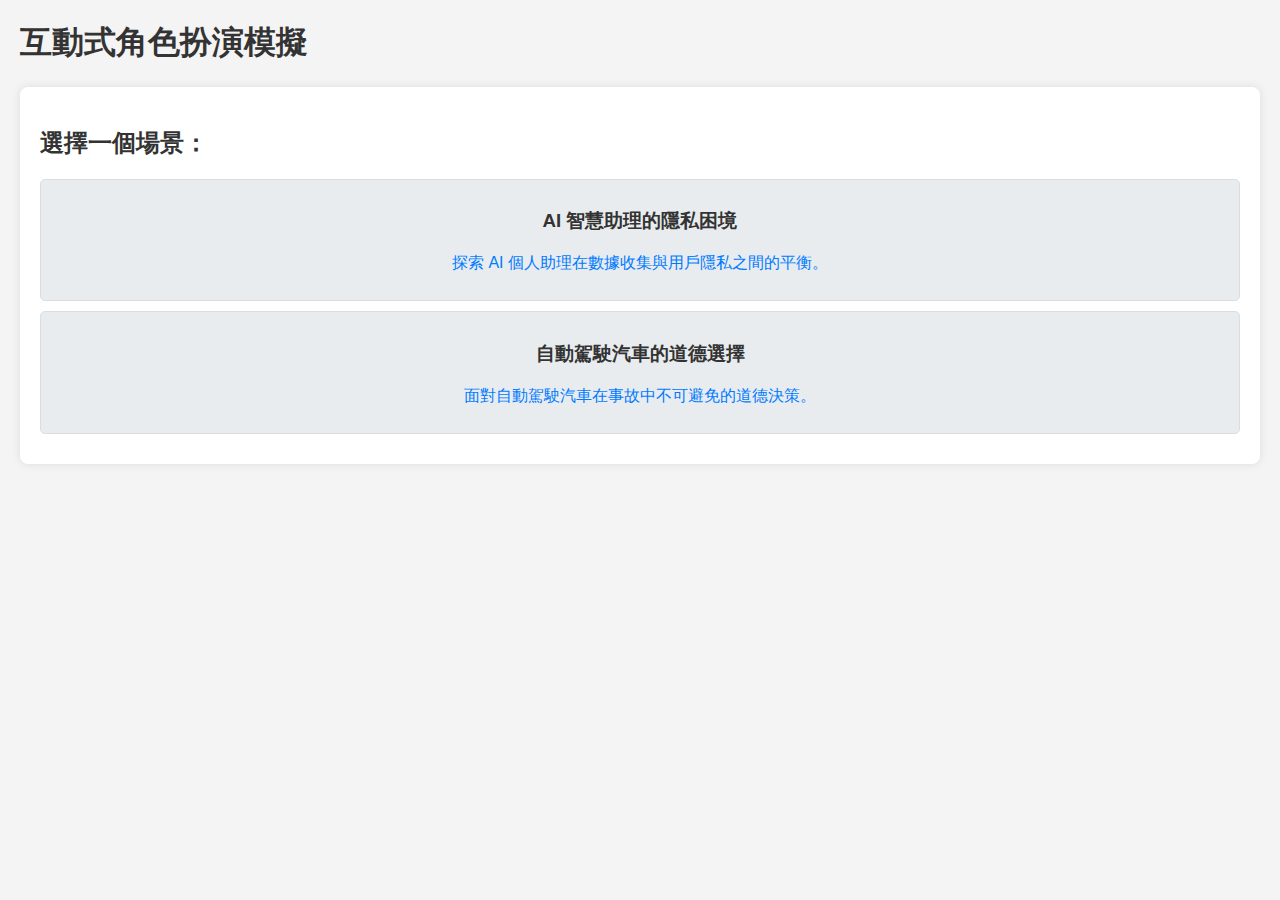
<file: role_play_interactive.html>
<!DOCTYPE html>
<html lang="zh-Hant">
<head>
    <meta charset="UTF-8">
    <meta name="viewport" content="width=device-width, initial-scale=1.0">
    <title>互動式角色扮演</title>
    <style>
        body { font-family: sans-serif; margin: 20px; background-color: #f4f4f4; color: #333; }
        .container { background-color: #fff; padding: 20px; border-radius: 8px; box-shadow: 0 0 10px rgba(0,0,0,0.1); }
        h1, h2, h3, h4 { color: #333; }
        .scenario-card, .role-selection-button, .interaction-option-button, #back-to-scenario-selection {
            display: block;
            width: calc(100% - 22px); /* Adjust for padding/border */
            padding: 10px;
            margin: 10px 0;
            border: 1px solid #ddd;
            background-color: #e9ecef;
            color: #007bff;
            text-align: center;
            cursor: pointer;
            border-radius: 5px;
            text-decoration: none;
        }
        .scenario-card:hover, .role-selection-button:hover, .interaction-option-button:hover, #back-to-scenario-selection:hover {
            background-color: #007bff;
            color: white;
        }
        #role-selection-area button, #interaction-options-list button {
            width: auto; /* Override block for inline-block like behavior */
            min-width: 150px;
            margin-right: 10px;
        }
        #interaction-options-list { list-style: none; padding: 0; }
        #interaction-options-list li { margin-bottom: 5px; }
        .section { margin-top: 20px; padding: 15px; border: 1px dashed #ccc; border-radius: 4px; background-color: #f9f9f9;}
        .hidden { display: none; }
    </style>
</head>
<body>

    <h1>互動式角色扮演模擬</h1>

    <div id="scenario-selection-view" class="container">
        <h2>選擇一個場景：</h2>
        <div class="scenario-card" data-scenario-id="scenario1">
            <h3>AI 智慧助理的隱私困境</h3>
            <p>探索 AI 個人助理在數據收集與用戶隱私之間的平衡。</p>
        </div>
        <div class="scenario-card" data-scenario-id="scenario2">
            <h3>自動駕駛汽車的道德選擇</h3>
            <p>面對自動駕駛汽車在事故中不可避免的道德決策。</p>
        </div>
    </div>

    <div id="scenario-details-view" class="container hidden">
        <button id="back-to-scenario-selection">&laquo; 返回場景選擇</button>
        <h2 id="scenario-title"></h2>
        <p id="scenario-description"></p>
        
        <div class="section">
            <h3>選擇你的角色：</h3>
            <div id="role-selection-area">
                <!-- 角色選擇按鈕將由 JavaScript 動態生成於此 -->
            </div>
        </div>

        <div id="role-details-view" class="section hidden">
            <h4 id="role-name-display"></h4>
            <p><strong>觀點：</strong><span id="role-perspective"></span></p>
            <p><strong>初始情境：</strong><span id="initial-situation"></span></p>
            
            <div class="section">
                <h4>你的選項：</h4>
                <ul id="interaction-options-list">
                    <!-- 互動選項將由 JavaScript 動態生成於此 -->
                </ul>
            </div>
        </div>

        <div id="interaction-outcome-view" class="section hidden">
            <h3>互動結果：</h3>
            <p id="interaction-outcome-text"></p>
        </div>
    </div>

    <script src="js/role_play.js"></script>
</body>
</html>
</file>
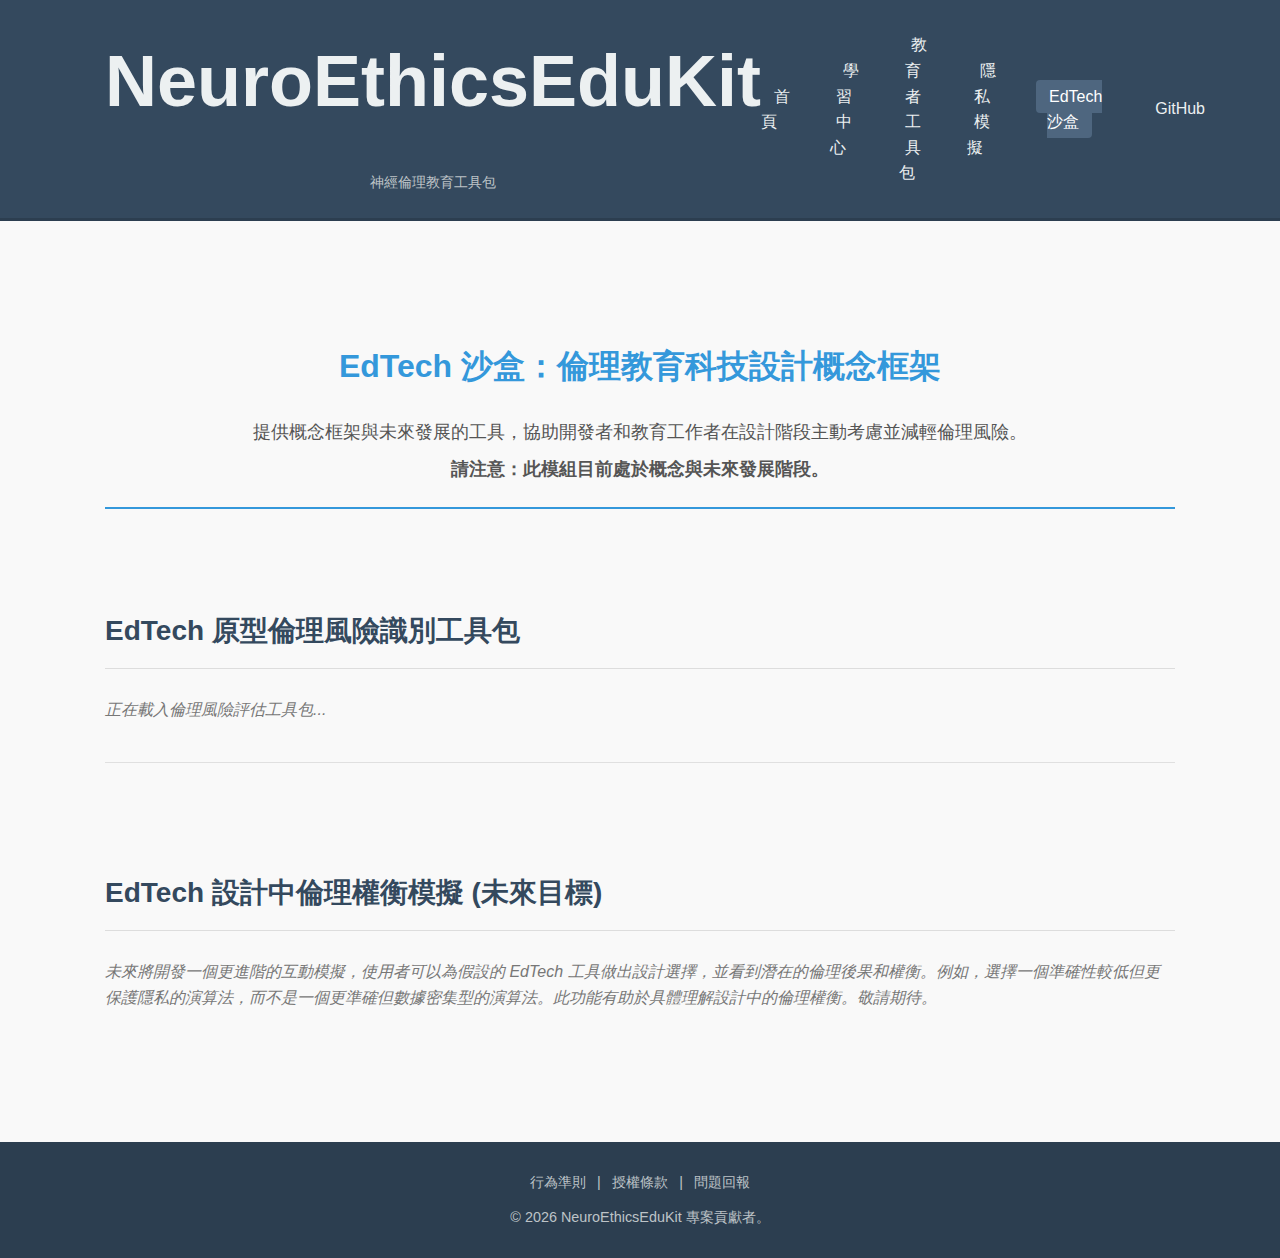
<file: pages/edtech_sandbox.html>
<!DOCTYPE html>
<html lang="zh-Hant">
<head>
    <meta charset="UTF-8">
    <meta name="viewport" content="width=device-width, initial-scale=1.0">
    <meta name="description" content="NeuroEthicsEduKit EdTech 沙盒 - 倫理教育科技設計概念框架">
    <title>EdTech 沙盒 - NeuroEthicsEduKit</title>
    <link rel="stylesheet" href="../css/style.css">
    <link rel="stylesheet" href="../css/navigation.css">
    <link rel="stylesheet" href="../css/cards.css">
</head>
<body>
    <header class="site-header">
        <div class="container">
            <div class="logo-container">
                <h1><a href="../index.html">NeuroEthicsEduKit</a></h1>
                <p class="tagline">神經倫理教育工具包</p>
            </div>
            <nav class="main-navigation" id="mainNav">
                <button class="nav-toggle" id="navToggle" aria-label="Toggle navigation" aria-expanded="false">
                    <span class="sr-only">開啟/關閉導航</span>
                    <span class="icon-bar"></span>
                    <span class="icon-bar"></span>
                    <span class="icon-bar"></span>
                </button>
                <ul class="nav-menu" id="navMenu">
                    <li><a href="../index.html">首頁</a></li>
                    <li><a href="learning_hub.html">學習中心</a></li>
                    <li><a href="educator_toolkit.html">教育者工具包</a></li>
                    <li><a href="privacy_simulation.html">隱私模擬</a></li>
                    <li><a href="edtech_sandbox.html" class="active">EdTech 沙盒</a></li>
                    <li><a href="https://github.com/YOUR_USERNAME/NeuroEthicsEduKit" target="_blank" rel="noopener noreferrer">GitHub</a></li>
                </ul>
            </nav>
        </div>
    </header>

    <main id="main-content" class="main-content">
        <div class="container">
            <section class="page-title-section">
                <h2>EdTech 沙盒：倫理教育科技設計概念框架</h2>
                <p>提供概念框架與未來發展的工具，協助開發者和教育工作者在設計階段主動考慮並減輕倫理風險。</p>
                <p><strong>請注意：此模組目前處於概念與未來發展階段。</strong></p>
            </section>

            <section id="risk-identification-toolkit-section" class="content-section">
                <h3>EdTech 原型倫理風險識別工具包</h3>
                <div id="ethical-risk-assessment-toolkit-container" class="dynamic-content-container">
                    <p>正在載入倫理風險評估工具包...</p>
                </div>
            </section>

            <section id="ethical-tradeoffs-simulation-section" class="content-section">
                <h3>EdTech 設計中倫理權衡模擬 (未來目標)</h3>
                <div id="ethical-tradeoffs-simulation-container" class="dynamic-content-container">
                    <!-- 內容將由 JavaScript 載入或在此處靜態提供 -->
                    <p>未來將開發一個更進階的互動模擬，使用者可以為假設的 EdTech 工具做出設計選擇，並看到潛在的倫理後果和權衡。例如，選擇一個準確性較低但更保護隱私的演算法，而不是一個更準確但數據密集型的演算法。此功能有助於具體理解設計中的倫理權衡。敬請期待。</p>
                </div>
            </section>
        </div>
    </main>

    <footer class="site-footer">
        <div class="container">
            <div class="footer-content">
                <div class="footer-links">
                    <a href="../CODE_OF_CONDUCT.md">行為準則</a> |
                    <a href="../LICENSE">授權條款</a> |
                    <a href="https://github.com/YOUR_USERNAME/NeuroEthicsEduKit/issues" target="_blank" rel="noopener noreferrer">問題回報</a>
                </div>
                <p>© <span id="currentYear"></span> NeuroEthicsEduKit 專案貢獻者。</p>
            </div>
        </div>
    </footer>

    <script src="../js/main.js"></script>
    <script src="../js/data_loader.js"></script>
    <script src="../js/edtech_sandbox_page.js"></script>
</body>
</html>
</file>
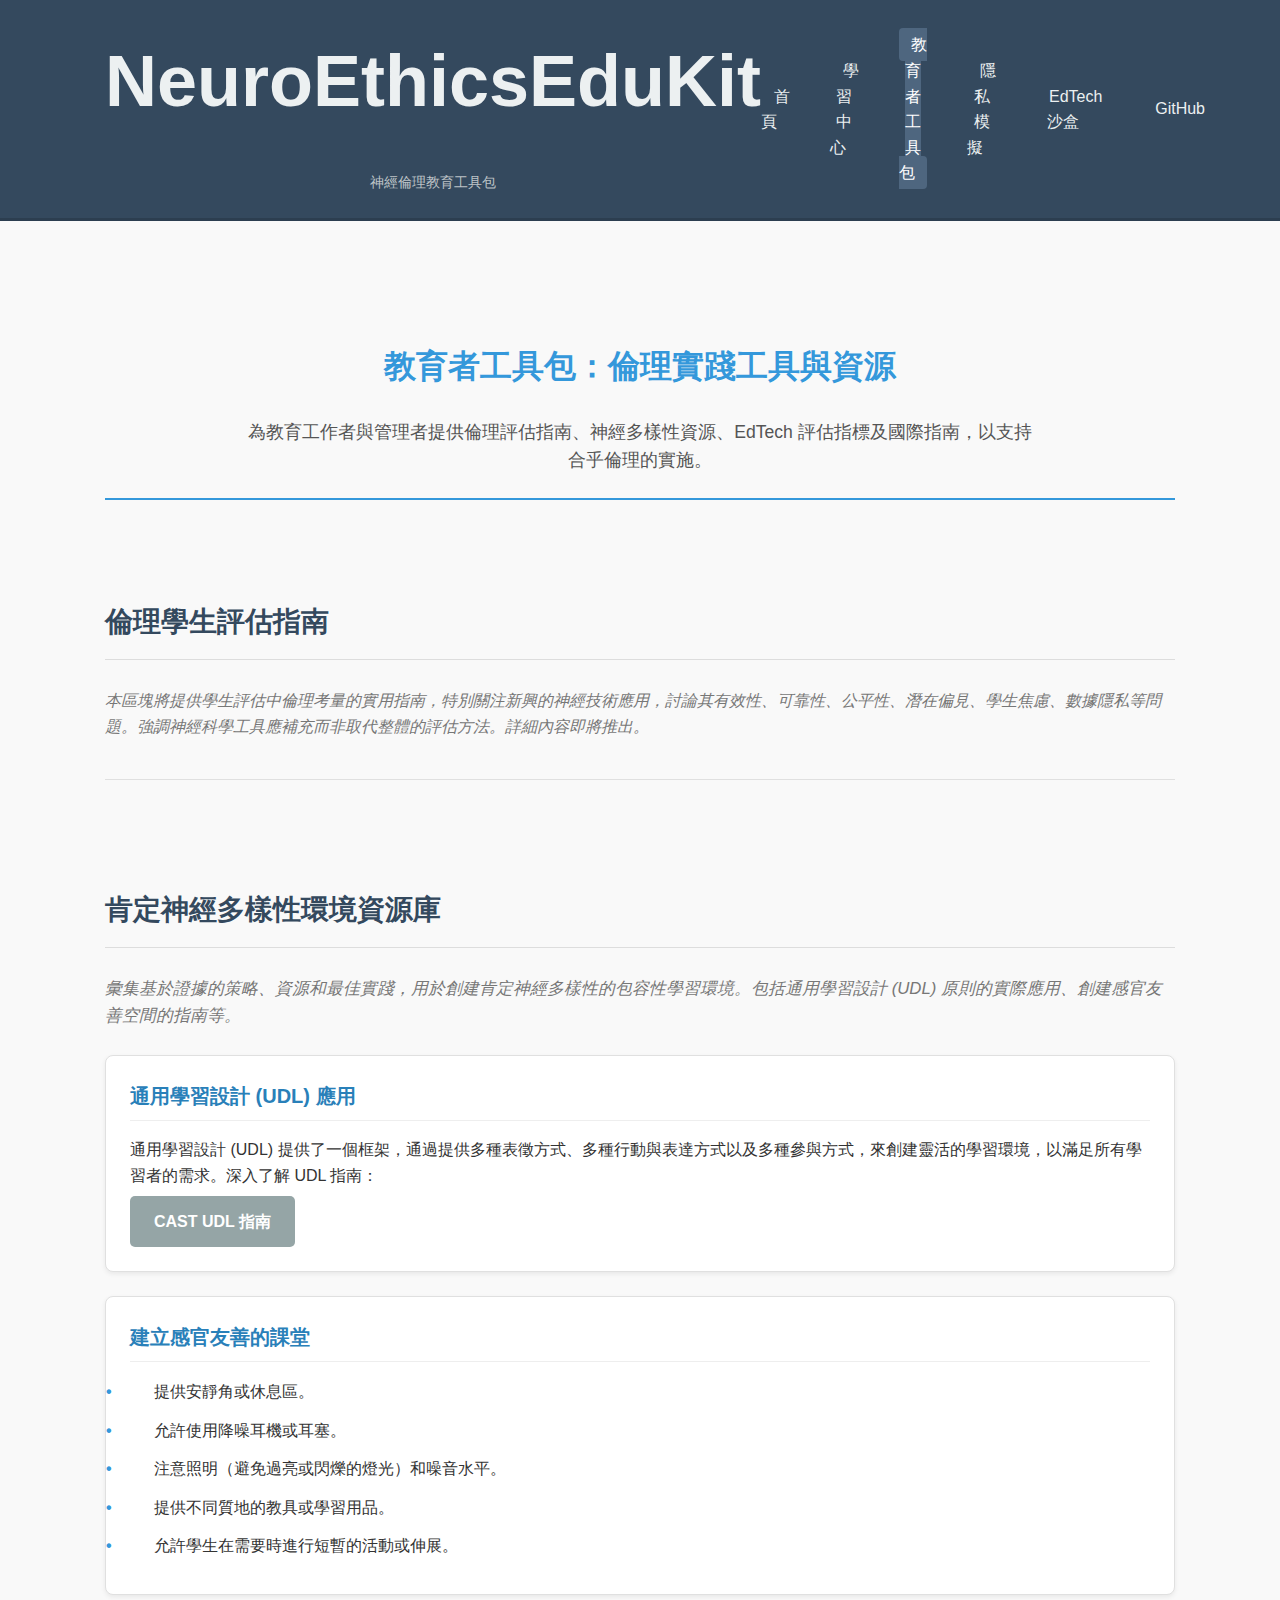
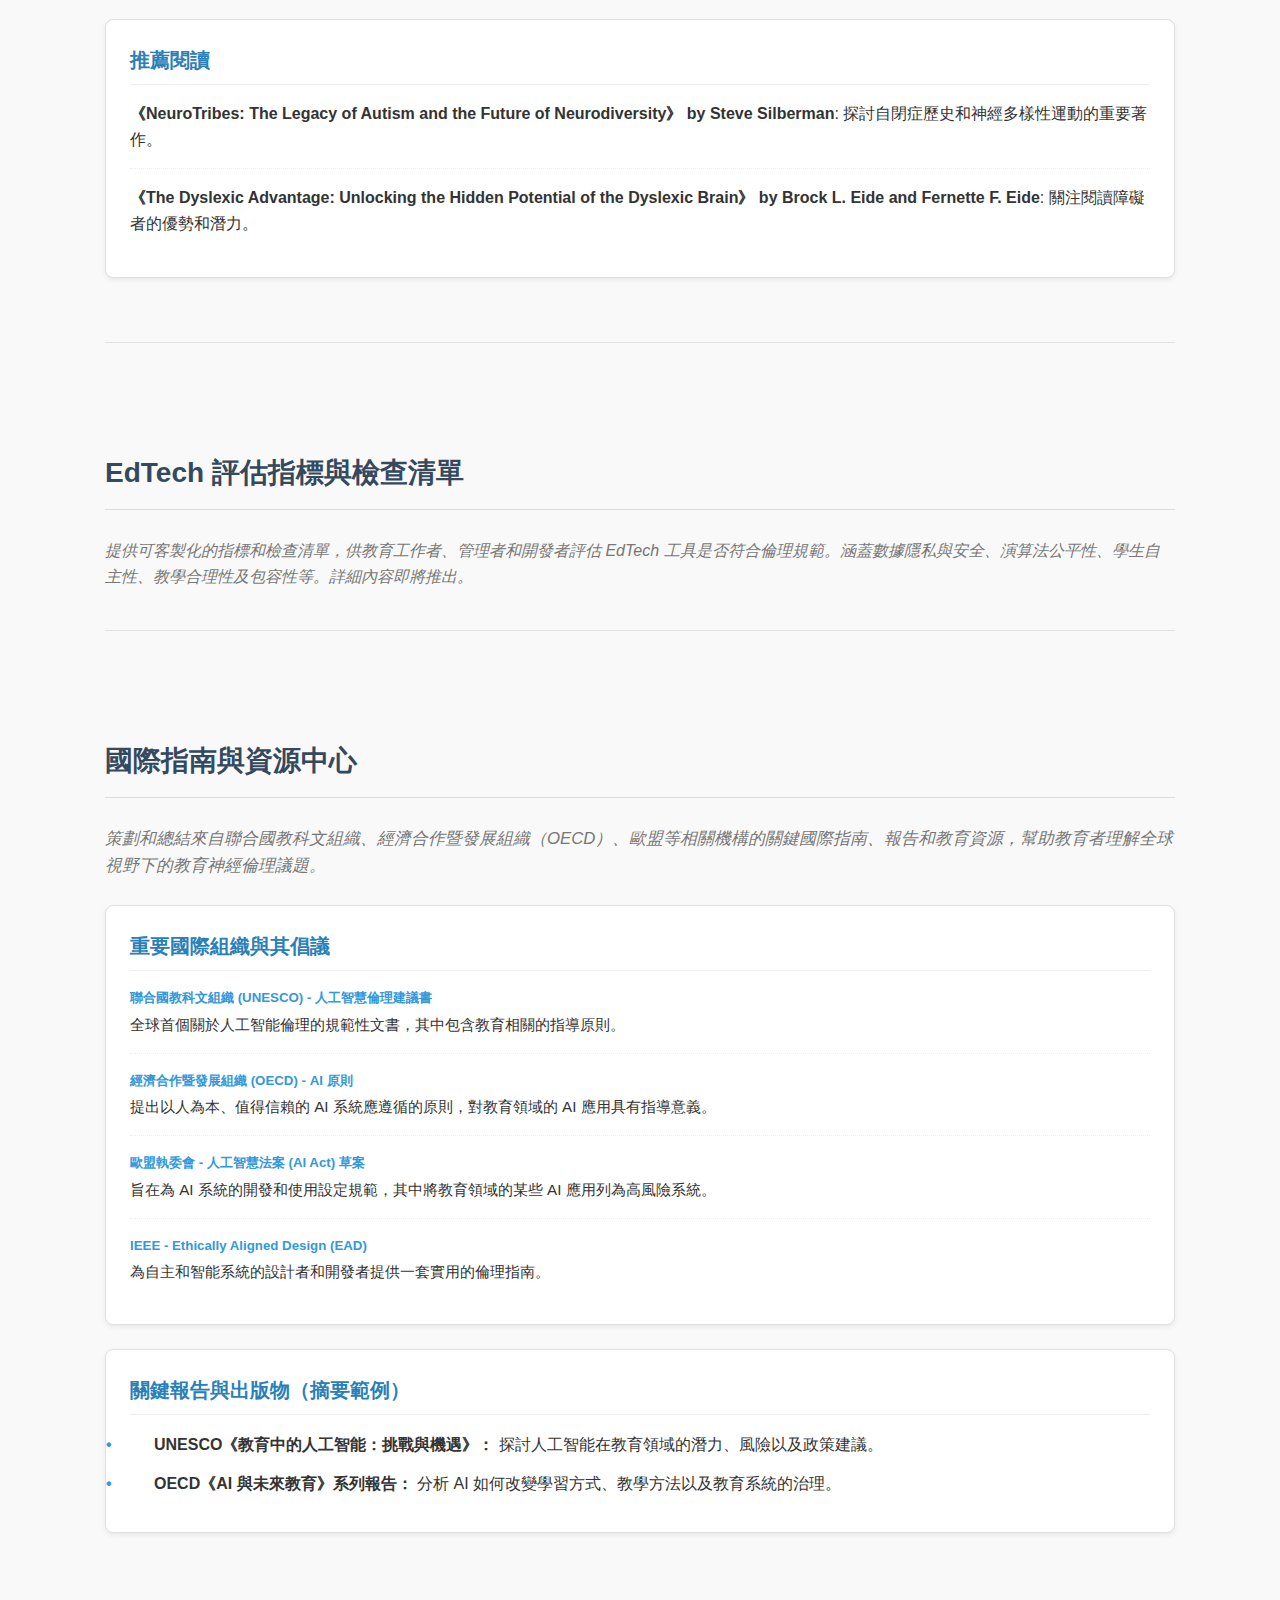
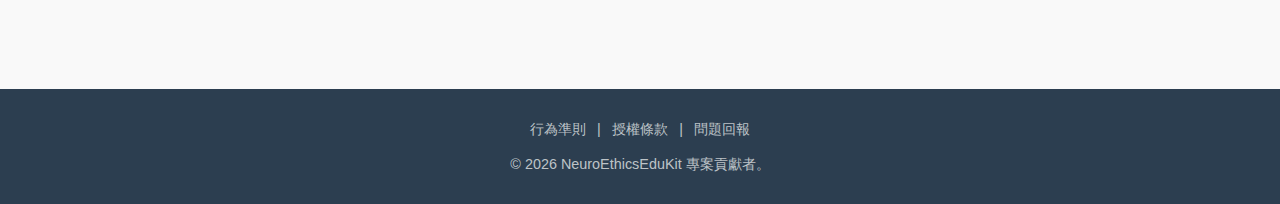
<file: pages/educator_toolkit.html>
<!DOCTYPE html>
<html lang="zh-Hant">
<head>
    <meta charset="UTF-8">
    <meta name="viewport" content="width=device-width, initial-scale=1.0">
    <meta name="description" content="NeuroEthicsEduKit 教育者工具包 - 倫理實踐工具與資源">
    <title>教育者工具包 - NeuroEthicsEduKit</title>
    <link rel="stylesheet" href="../css/style.css">
    <link rel="stylesheet" href="../css/navigation.css">
    <link rel="stylesheet" href="../css/cards.css">
</head>
<body>
    <header class="site-header">
        <div class="container">
            <div class="logo-container">
                <h1><a href="../index.html">NeuroEthicsEduKit</a></h1>
                <p class="tagline">神經倫理教育工具包</p>
            </div>
            <nav class="main-navigation" id="mainNav">
                <button class="nav-toggle" id="navToggle" aria-label="Toggle navigation" aria-expanded="false">
                    <span class="sr-only">開啟/關閉導航</span>
                    <span class="icon-bar"></span>
                    <span class="icon-bar"></span>
                    <span class="icon-bar"></span>
                </button>
                <ul class="nav-menu" id="navMenu">
                    <li><a href="../index.html">首頁</a></li>
                    <li><a href="learning_hub.html">學習中心</a></li>
                    <li><a href="educator_toolkit.html" class="active">教育者工具包</a></li>
                    <li><a href="privacy_simulation.html">隱私模擬</a></li>
                    <li><a href="edtech_sandbox.html">EdTech 沙盒</a></li>
                    <li><a href="https://github.com/YOUR_USERNAME/NeuroEthicsEduKit" target="_blank" rel="noopener noreferrer">GitHub</a></li>
                </ul>
            </nav>
        </div>
    </header>

    <main id="main-content" class="main-content">
        <div class="container">
            <section class="page-title-section">
                <h2>教育者工具包：倫理實踐工具與資源</h2>
                <p>為教育工作者與管理者提供倫理評估指南、神經多樣性資源、EdTech 評估指標及國際指南，以支持合乎倫理的實施。</p>
            </section>

            <section id="assessment-guides-section" class="content-section">
                <h3>倫理學生評估指南</h3>
                <div id="ethical-assessment-guides-container" class="dynamic-content-container">
                    <!-- 內容將由 JavaScript 載入或在此處靜態提供 -->
                    <p>本區塊將提供學生評估中倫理考量的實用指南，特別關注新興的神經技術應用，討論其有效性、可靠性、公平性、潛在偏見、學生焦慮、數據隱私等問題。強調神經科學工具應補充而非取代整體的評估方法。詳細內容即將推出。</p>
                </div>
            </section>

            <section id="neurodiversity-resources-section" class="content-section">
                <h3>肯定神經多樣性環境資源庫</h3>
                <div id="neurodiversity-resources-container" class="dynamic-content-container">
                    <!-- 內容將由 JavaScript 載入或在此處靜態提供 -->
                    <p>彙集基於證據的策略、資源和最佳實踐，用於創建肯定神經多樣性的包容性學習環境。包括通用學習設計 (UDL) 原則的實際應用、創建感官友善空間的指南等。詳細內容即將推出。</p>
                </div>
            </section>

            <section id="edtech-checklists-section" class="content-section">
                <h3>EdTech 評估指標與檢查清單</h3>
                <div id="edtech-evaluation-rubrics-container" class="dynamic-content-container">
                    <!-- 內容將由 JavaScript 載入或在此處靜態提供 -->
                    <p>提供可客製化的指標和檢查清單，供教育工作者、管理者和開發者評估 EdTech 工具是否符合倫理規範。涵蓋數據隱私與安全、演算法公平性、學生自主性、教學合理性及包容性等。詳細內容即將推出。</p>
                </div>
            </section>

            <section id="international-guidelines-section" class="content-section">
                <h3>國際指南與資源中心</h3>
                <div id="international-guidelines-container" class="dynamic-content-container">
                    <!-- 內容將由 JavaScript 載入或在此處靜態提供 -->
                    <p>策劃和總結來自聯合國教科文組織、經濟合作暨發展組織（OECD）等相關機構的關鍵國際指南、報告和教育資源。詳細內容即將推出。</p>
                </div>
            </section>
        </div>
    </main>

    <footer class="site-footer">
        <div class="container">
            <div class="footer-content">
                <div class="footer-links">
                    <a href="../CODE_OF_CONDUCT.md">行為準則</a> |
                    <a href="../LICENSE">授權條款</a> |
                    <a href="https://github.com/YOUR_USERNAME/NeuroEthicsEduKit/issues" target="_blank" rel="noopener noreferrer">問題回報</a>
                </div>
                <p>© <span id="currentYear"></span> NeuroEthicsEduKit 專案貢獻者。</p>
            </div>
        </div>
    </footer>

    <script src="../js/main.js"></script>
    <script src="../js/data_loader.js"></script>
    <script src="../js/educator_toolkit_page.js"></script>
</body>
</html>
</file>
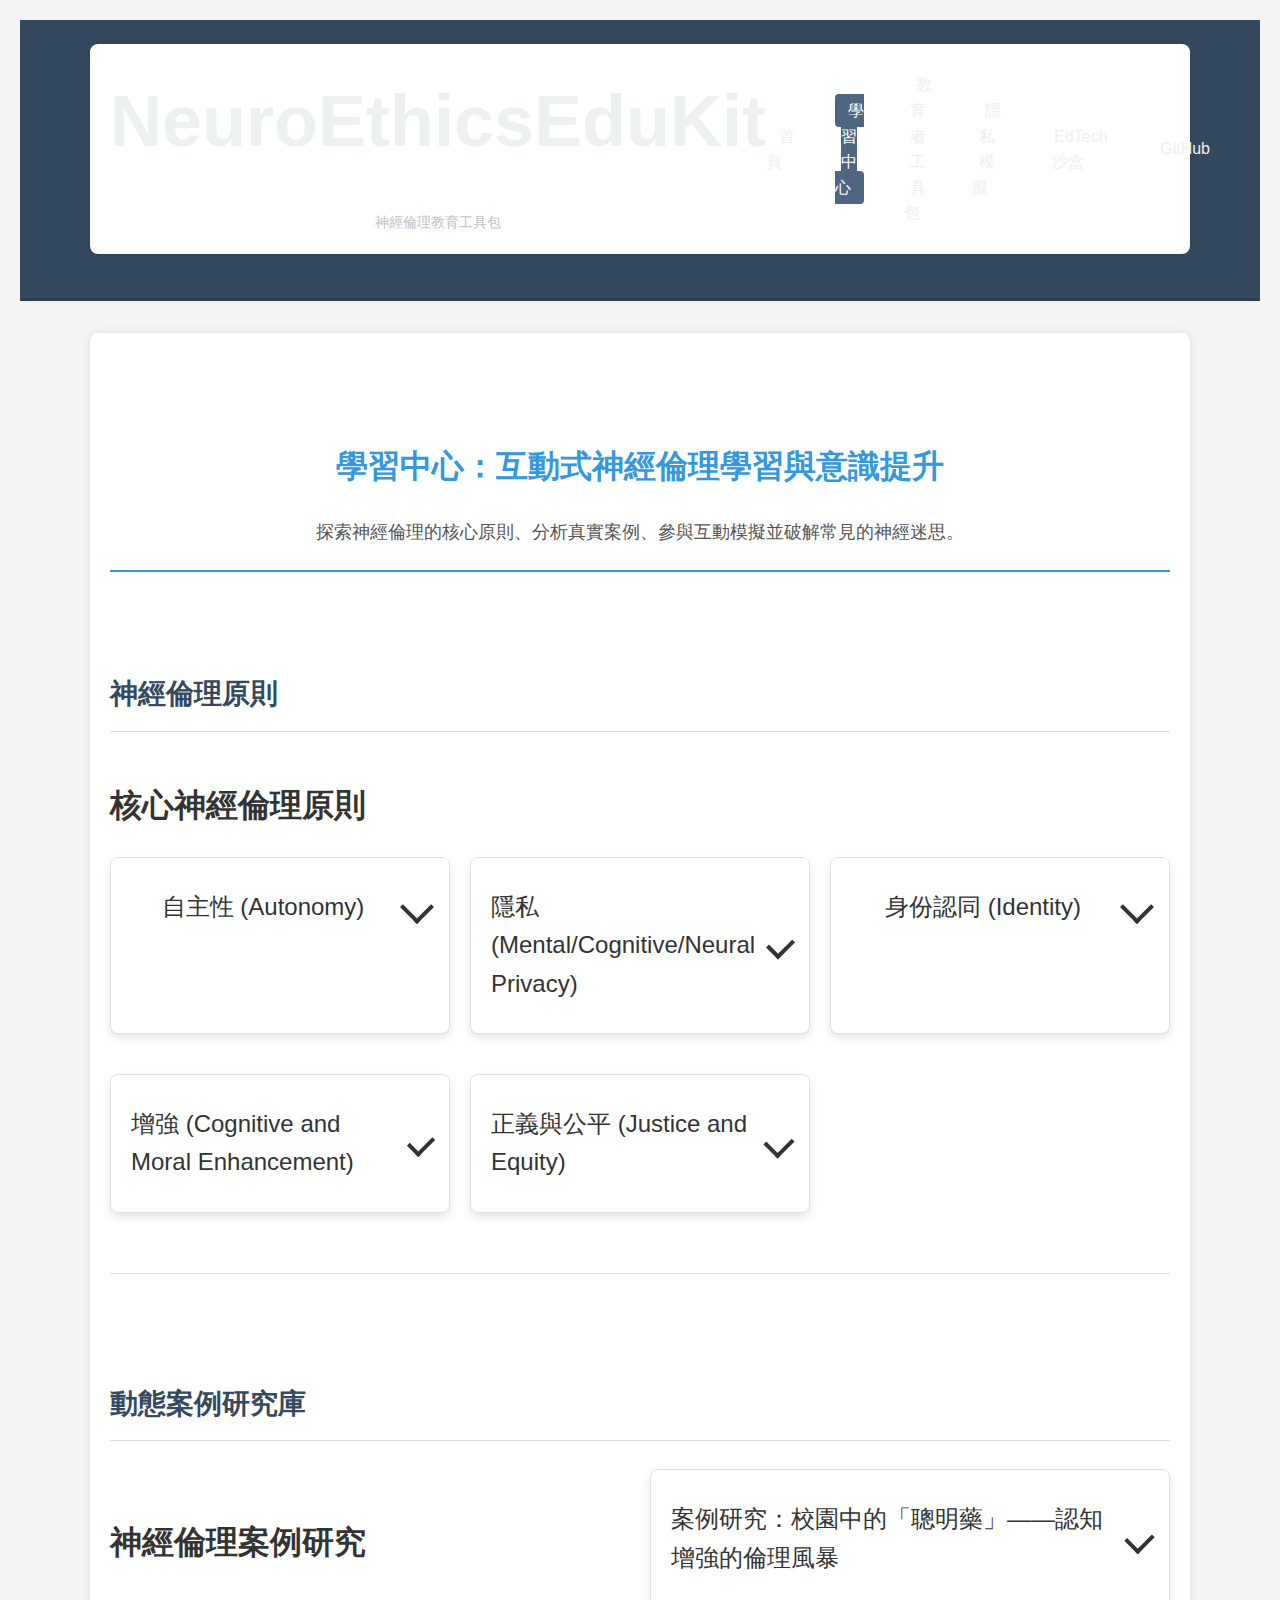
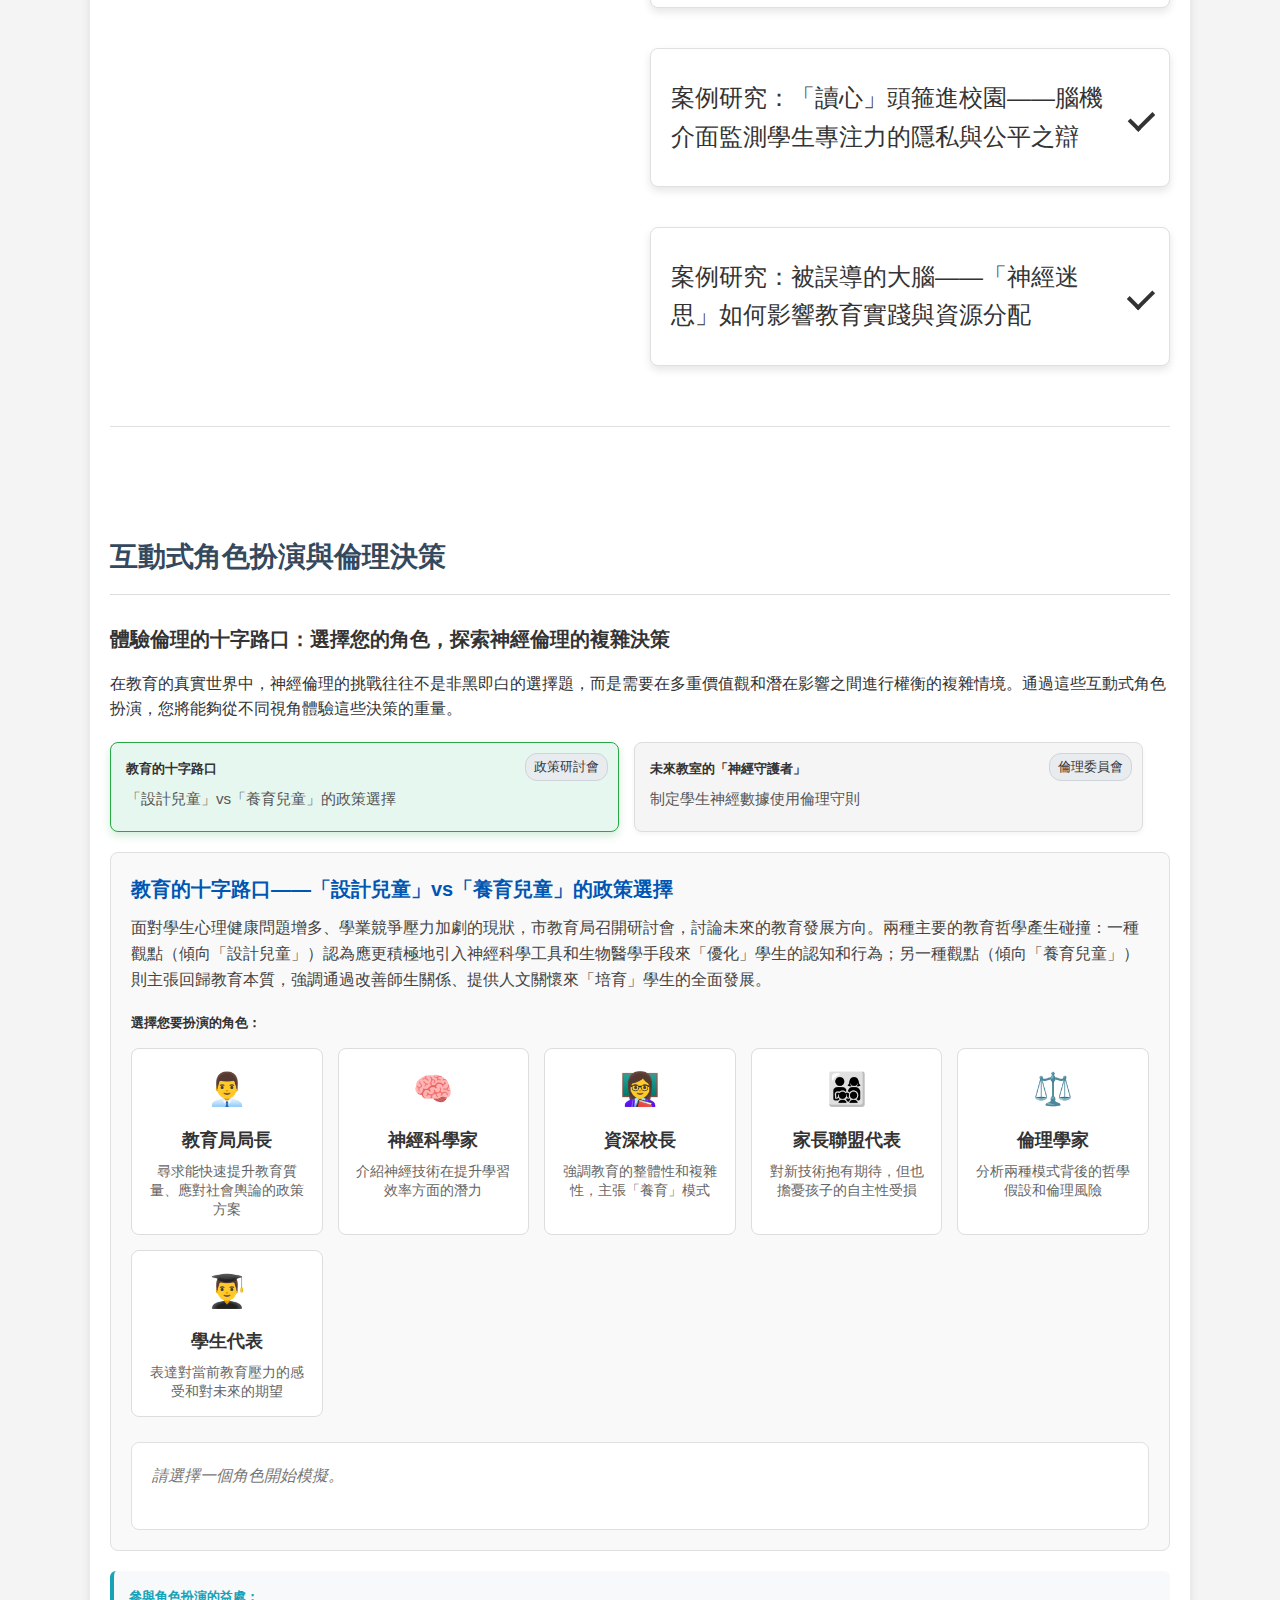
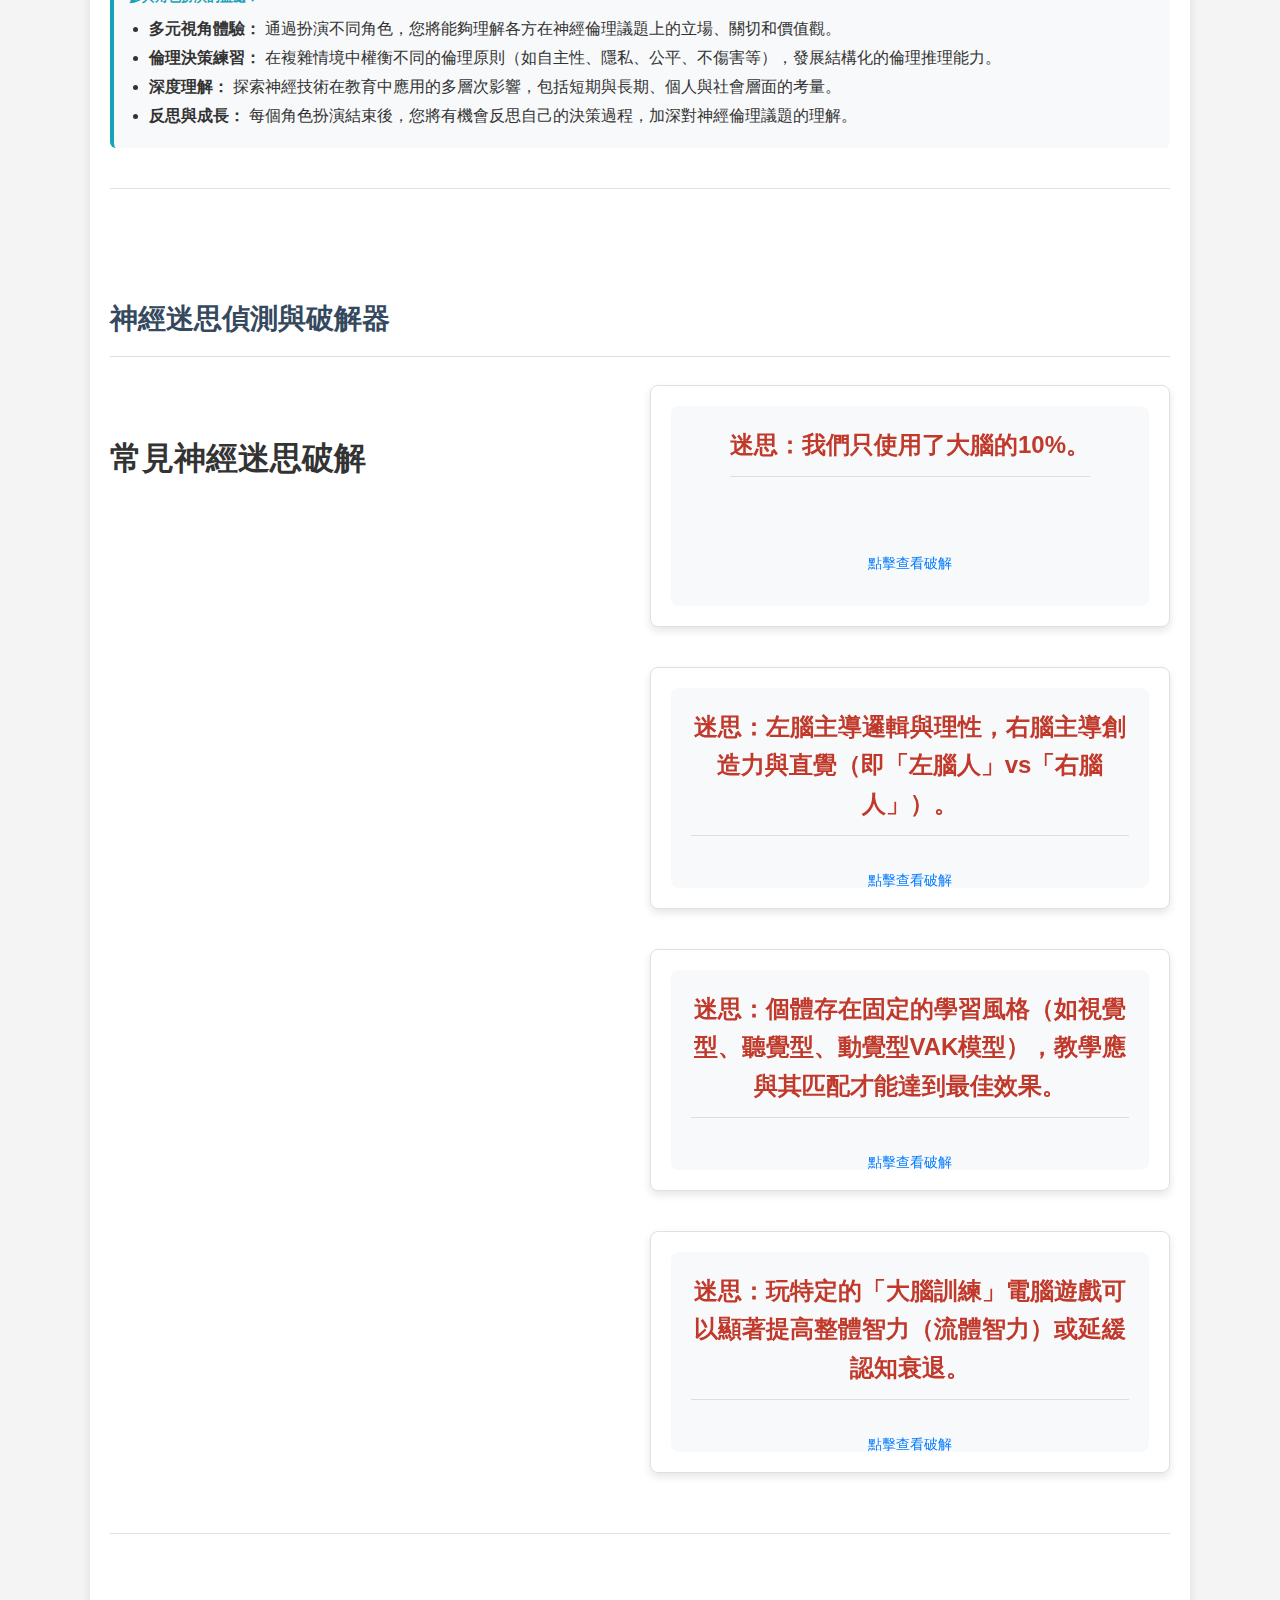
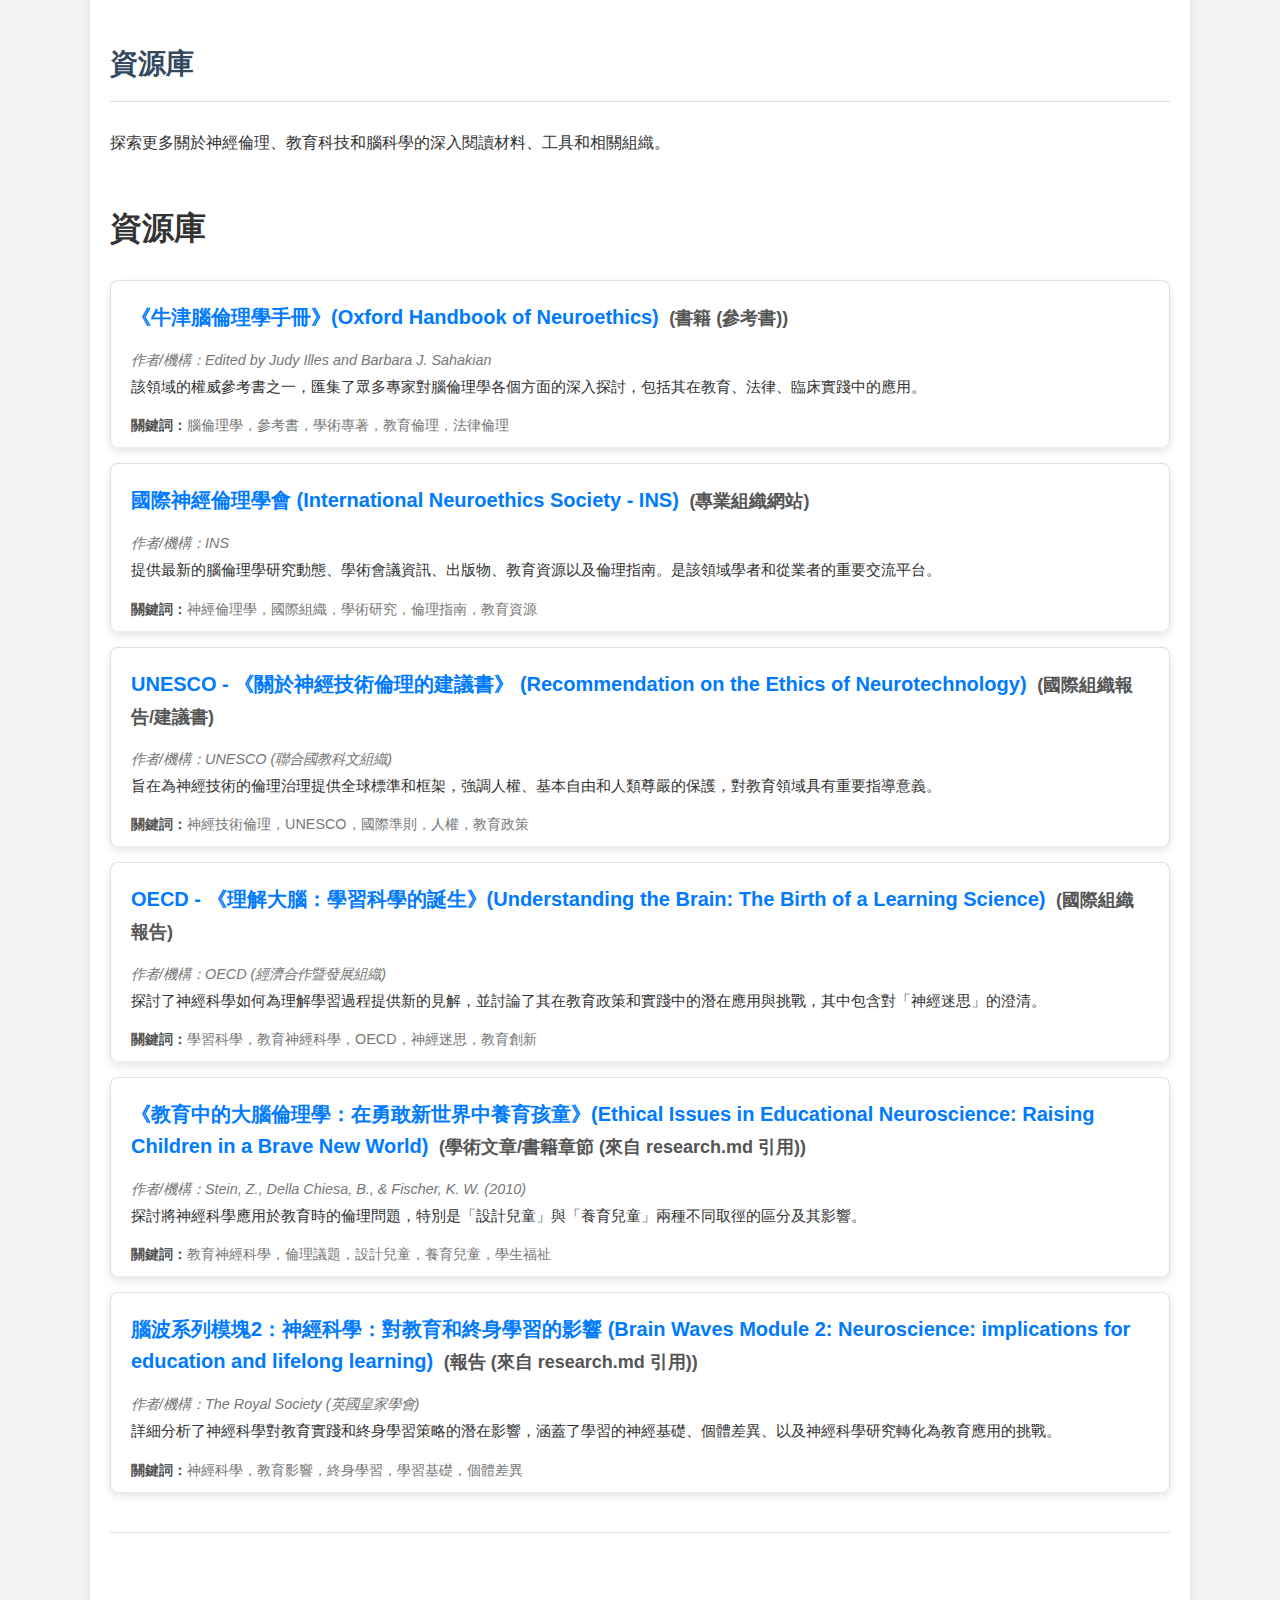
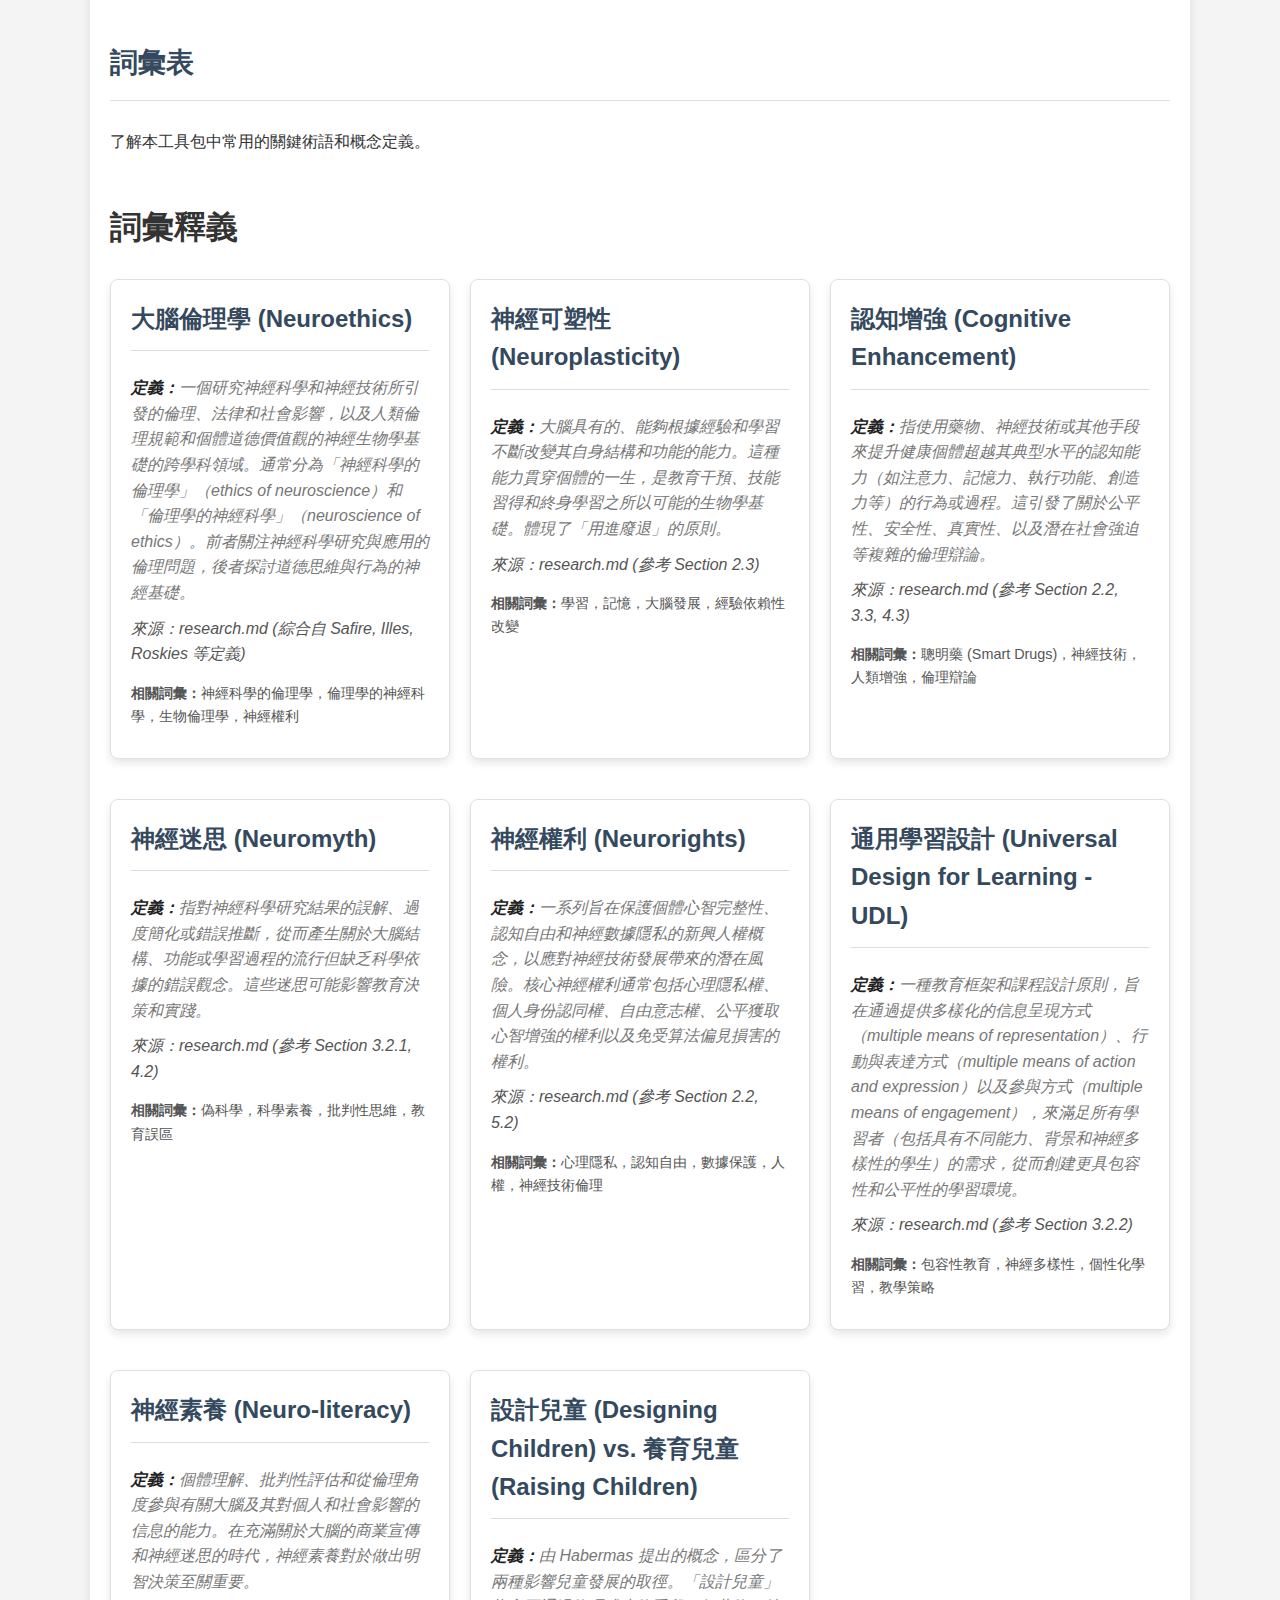
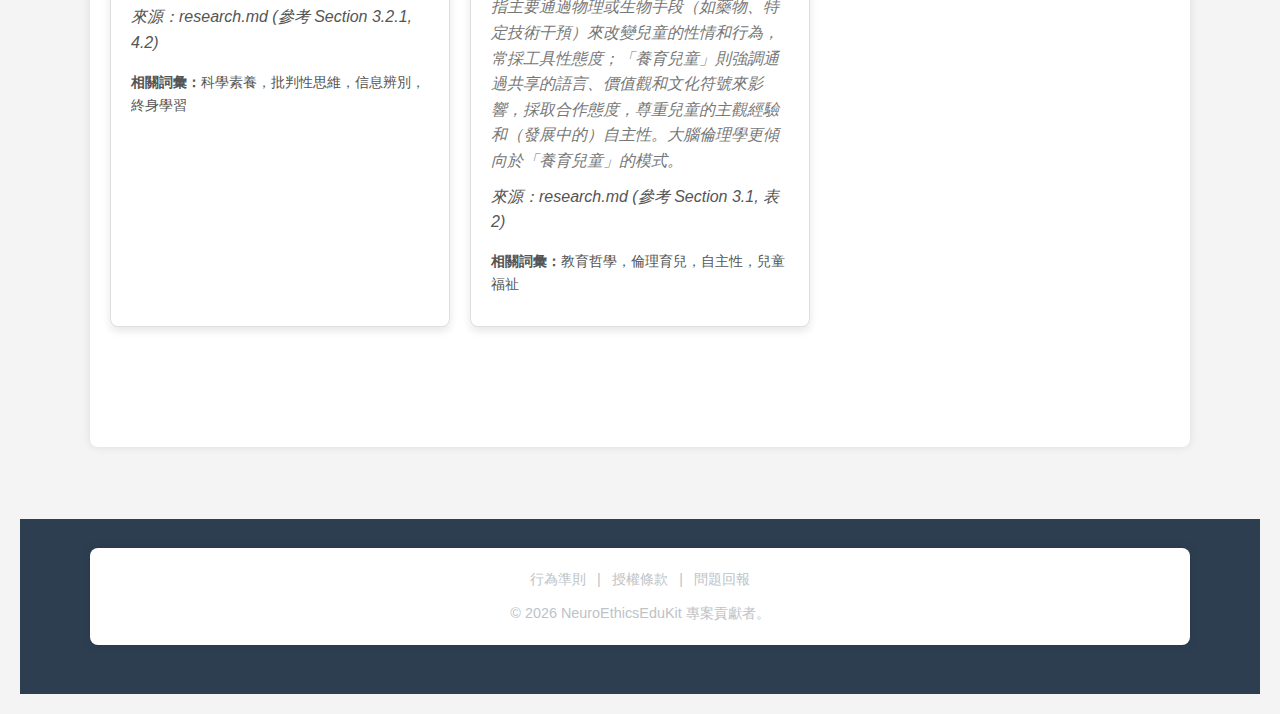
<file: pages/learning_hub.html>
<!DOCTYPE html>
<html lang="zh-Hant">
<head>
    <meta charset="UTF-8">
    <meta name="viewport" content="width=device-width, initial-scale=1.0">
    <meta name="description" content="NeuroEthicsEduKit 學習中心 - 互動式神經倫理學習與意識提升">
    <title>學習中心 - NeuroEthicsEduKit</title>
    <link rel="stylesheet" href="../css/style.css">
    <link rel="stylesheet" href="../css/navigation.css">
    <link rel="stylesheet" href="../css/cards.css">
    <link rel="stylesheet" href="../css/role_play.css">
</head>
<body>
    <header class="site-header">
        <div class="container">
            <div class="logo-container">
                <h1><a href="../index.html">NeuroEthicsEduKit</a></h1>
                <p class="tagline">神經倫理教育工具包</p>
            </div>
            <nav class="main-navigation" id="mainNav">
                <button class="nav-toggle" id="navToggle" aria-label="Toggle navigation" aria-expanded="false">
                    <span class="sr-only">開啟/關閉導航</span>
                    <span class="icon-bar"></span>
                    <span class="icon-bar"></span>
                    <span class="icon-bar"></span>
                </button>
                <ul class="nav-menu" id="navMenu">
                    <li><a href="../index.html">首頁</a></li>
                    <li><a href="learning_hub.html" class="active">學習中心</a></li>
                    <li><a href="educator_toolkit.html">教育者工具包</a></li>
                    <li><a href="privacy_simulation.html">隱私模擬</a></li>
                    <li><a href="edtech_sandbox.html">EdTech 沙盒</a></li>
                    <li><a href="https://github.com/YOUR_USERNAME/NeuroEthicsEduKit" target="_blank" rel="noopener noreferrer">GitHub</a></li>
                </ul>
            </nav>
        </div>
    </header>

    <main id="main-content" class="main-content">
        <div class="container">
            <section class="page-title-section">
                <h2>學習中心：互動式神經倫理學習與意識提升</h2>
                <p>探索神經倫理的核心原則、分析真實案例、參與互動模擬並破解常見的神經迷思。</p>
            </section>

            <section id="principles-section" class="content-section">
                <h3>神經倫理原則</h3>
                <div id="principles-container" class="dynamic-content-container">
                    <!-- 神經倫理原則將由 JavaScript 載入 -->
                    <p>正在載入神經倫理原則...</p>
                </div>
            </section>

            <section id="case-studies-section" class="content-section">
                <h3>動態案例研究庫</h3>
                <div id="case-studies-container" class="dynamic-content-container modules-grid">
                    <!-- 案例研究將由 JavaScript 載入 -->
                    <p>正在載入案例研究...</p>
                </div>
            </section>

            <section id="role-play-section" class="content-section">
                <h3>互動式角色扮演與倫理決策</h3>
                 <div id="role-play-container" class="dynamic-content-container">
                    <h4>體驗倫理的十字路口：選擇您的角色，探索神經倫理的複雜決策</h4>
                    <p>在教育的真實世界中，神經倫理的挑戰往往不是非黑即白的選擇題，而是需要在多重價值觀和潛在影響之間進行權衡的複雜情境。通過這些互動式角色扮演，您將能夠從不同視角體驗這些決策的重量。</p>
                    
                    <div class="role-play-scenarios-container">
                        <!-- 場景選擇區 -->
                        <div class="scenario-selector">
                            <div class="scenario-card active" data-scenario="crossroads">
                                <h5>教育的十字路口</h5>
                                <p>「設計兒童」vs「養育兒童」的政策選擇</p>
                                <span class="scenario-badge">政策研討會</span>
                            </div>
                            <div class="scenario-card" data-scenario="guardians">
                                <h5>未來教室的「神經守護者」</h5>
                                <p>制定學生神經數據使用倫理守則</p>
                                <span class="scenario-badge">倫理委員會</span>
                            </div>
                        </div>

                        <!-- 角色扮演區域 -->
                        <div id="role-play-simulation-area" class="role-play-simulation">
                            <!-- 場景1: 教育的十字路口 -->
                            <div id="crossroads-scenario" class="scenario-content active">
                                <div class="scenario-header">
                                    <h4>教育的十字路口——「設計兒童」vs「養育兒童」的政策選擇</h4>
                                    <p class="scenario-description">面對學生心理健康問題增多、學業競爭壓力加劇的現狀，市教育局召開研討會，討論未來的教育發展方向。兩種主要的教育哲學產生碰撞：一種觀點（傾向「設計兒童」）認為應更積極地引入神經科學工具和生物醫學手段來「優化」學生的認知和行為；另一種觀點（傾向「養育兒童」）則主張回歸教育本質，強調通過改善師生關係、提供人文關懷來「培育」學生的全面發展。</p>
                                </div>

                                <!-- 角色選擇區 -->
                                <div class="role-selection-container">
                                    <h5>選擇您要扮演的角色：</h5>
                                    <div class="role-cards-grid">
                                        <div class="role-card" data-role="director">
                                            <div class="role-icon">👨‍💼</div>
                                            <h6>教育局局長</h6>
                                            <p>尋求能快速提升教育質量、應對社會輿論的政策方案</p>
                                        </div>
                                        <div class="role-card" data-role="scientist">
                                            <div class="role-icon">🧠</div>
                                            <h6>神經科學家</h6>
                                            <p>介紹神經技術在提升學習效率方面的潛力</p>
                                        </div>
                                        <div class="role-card" data-role="principal">
                                            <div class="role-icon">👩‍🏫</div>
                                            <h6>資深校長</h6>
                                            <p>強調教育的整體性和複雜性，主張「養育」模式</p>
                                        </div>
                                        <div class="role-card" data-role="parent">
                                            <div class="role-icon">👨‍👩‍👧‍👦</div>
                                            <h6>家長聯盟代表</h6>
                                            <p>對新技術抱有期待，但也擔憂孩子的自主性受損</p>
                                        </div>
                                        <div class="role-card" data-role="ethicist">
                                            <div class="role-icon">⚖️</div>
                                            <h6>倫理學家</h6>
                                            <p>分析兩種模式背後的哲學假設和倫理風險</p>
                                        </div>
                                        <div class="role-card" data-role="student">
                                            <div class="role-icon">👨‍🎓</div>
                                            <h6>學生代表</h6>
                                            <p>表達對當前教育壓力的感受和對未來的期望</p>
                                        </div>
                                    </div>
                                </div>

                                <!-- 角色扮演互動區 -->
                                <div id="crossroads-interaction" class="role-interaction-container">
                                    <div class="role-perspective-container">
                                        <p>請選擇一個角色開始模擬。</p>
                                    </div>
                                </div>
                            </div>

                            <!-- 場景2: 未來教室的「神經守護者」 -->
                            <div id="guardians-scenario" class="scenario-content">
                                <div class="scenario-header">
                                    <h4>未來教室的「神經守護者」——制定學生神經數據使用倫理守則</h4>
                                    <p class="scenario-description">學校計劃引入包括情緒識別系統、注意力追蹤頭戴設備、以及基於學習行為分析的AI輔導系統等一系列涉及收集和使用學生（神經）數據的技術。為確保技術的負責任使用，倫理委員會需要制定一套《學生神經數據使用倫理守則》。</p>
                                </div>

                                <!-- 角色選擇區 -->
                                <div class="role-selection-container">
                                    <h5>選擇您要扮演的角色：</h5>
                                    <div class="role-cards-grid">
                                        <div class="role-card" data-role="cto">
                                            <div class="role-icon">👩‍💻</div>
                                            <h6>學校技術長</h6>
                                            <p>負責推動技術創新，希望守則能促進技術應用</p>
                                        </div>
                                        <div class="role-card" data-role="lawyer">
                                            <div class="role-icon">👨‍⚖️</div>
                                            <h6>數據隱私律師</h6>
                                            <p>強調法律合規、數據最小化和知情同意的嚴格性</p>
                                        </div>
                                        <div class="role-card" data-role="teacher">
                                            <div class="role-icon">👩‍🏫</div>
                                            <h6>教師代表</h6>
                                            <p>希望能利用數據改善教學，但擔心數據誤讀的風險</p>
                                        </div>
                                        <div class="role-card" data-role="student-rep">
                                            <div class="role-icon">👨‍🎓</div>
                                            <h6>學生會代表</h6>
                                            <p>關注同學的隱私權和對技術監控的潛在反感</p>
                                        </div>
                                        <div class="role-card" data-role="parent-rep">
                                            <div class="role-icon">👨‍👩‍👧</div>
                                            <h6>家長教師協會代表</h6>
                                            <p>希望安全有效地使用技術，但對數據流向表示關切</p>
                                        </div>
                                        <div class="role-card" data-role="neuroethicist">
                                            <div class="role-icon">🧠</div>
                                            <h6>神經倫理學研究員</h6>
                                            <p>提供關於神經數據特殊性和「神經權利」的專業意見</p>
                                        </div>
                                    </div>
                                </div>

                                <!-- 角色扮演互動區 -->
                                <div id="guardians-interaction" class="role-interaction-container">
                                    <div class="role-perspective-container">
                                        <p>請選擇一個角色開始模擬。</p>
                                    </div>
                                </div>
                            </div>
                        </div>
                    </div>

                    <div class="role-play-info-container">
                        <h5>參與角色扮演的益處：</h5>
                        <ul>
                            <li><strong>多元視角體驗：</strong> 通過扮演不同角色，您將能夠理解各方在神經倫理議題上的立場、關切和價值觀。</li>
                            <li><strong>倫理決策練習：</strong> 在複雜情境中權衡不同的倫理原則（如自主性、隱私、公平、不傷害等），發展結構化的倫理推理能力。</li>
                            <li><strong>深度理解：</strong> 探索神經技術在教育中應用的多層次影響，包括短期與長期、個人與社會層面的考量。</li>
                            <li><strong>反思與成長：</strong> 每個角色扮演結束後，您將有機會反思自己的決策過程，加深對神經倫理議題的理解。</li>
                        </ul>
                    </div>
                </div>
            </section>

            <section id="neuromyths-section" class="content-section">
                <h3>神經迷思偵測與破解器</h3>
                <div id="neuromyths-container" class="dynamic-content-container modules-grid">
                    <!-- 神經迷思將由 JavaScript 載入 -->
                    <p>正在載入神經迷思內容...</p>
                </div>
            </section>

            <section id="resource-library-section" class="content-section">
                <h3>資源庫</h3>
                <p>探索更多關於神經倫理、教育科技和腦科學的深入閱讀材料、工具和相關組織。</p>
                <div id="resource-library-container" class="dynamic-content-container">
                    <!-- 資源庫內容將由 JavaScript 載入 -->
                    <p>正在載入資源庫內容...</p>
                </div>
            </section>

            <section id="glossary-section" class="content-section">
                <h3>詞彙表</h3>
                <p>了解本工具包中常用的關鍵術語和概念定義。</p>
                <div id="glossary-container" class="dynamic-content-container">
                    <!-- 詞彙表內容將由 JavaScript 載入 -->
                    <p>正在載入詞彙表內容...</p>
                </div>
            </section>

        </div>
    </main>

    <footer class="site-footer">
        <div class="container">
            <div class="footer-content">
                <div class="footer-links">
                    <a href="../CODE_OF_CONDUCT.md">行為準則</a> |
                    <a href="../LICENSE">授權條款</a> |
                    <a href="https://github.com/YOUR_USERNAME/NeuroEthicsEduKit/issues" target="_blank" rel="noopener noreferrer">問題回報</a>
                </div>
                <p>© <span id="currentYear"></span> NeuroEthicsEduKit 專案貢獻者。</p>
            </div>
        </div>
    </footer>

    <script src="../js/main.js"></script>
    <script src="../js/data_modules/learning_hub_data.js"></script>
    <script src="../js/learning_hub_page.js"></script>
    <script src="../js/interactive_scenarios.js"></script>
    <script src="../js/role_play.js"></script>
</body>
</html>
</file>
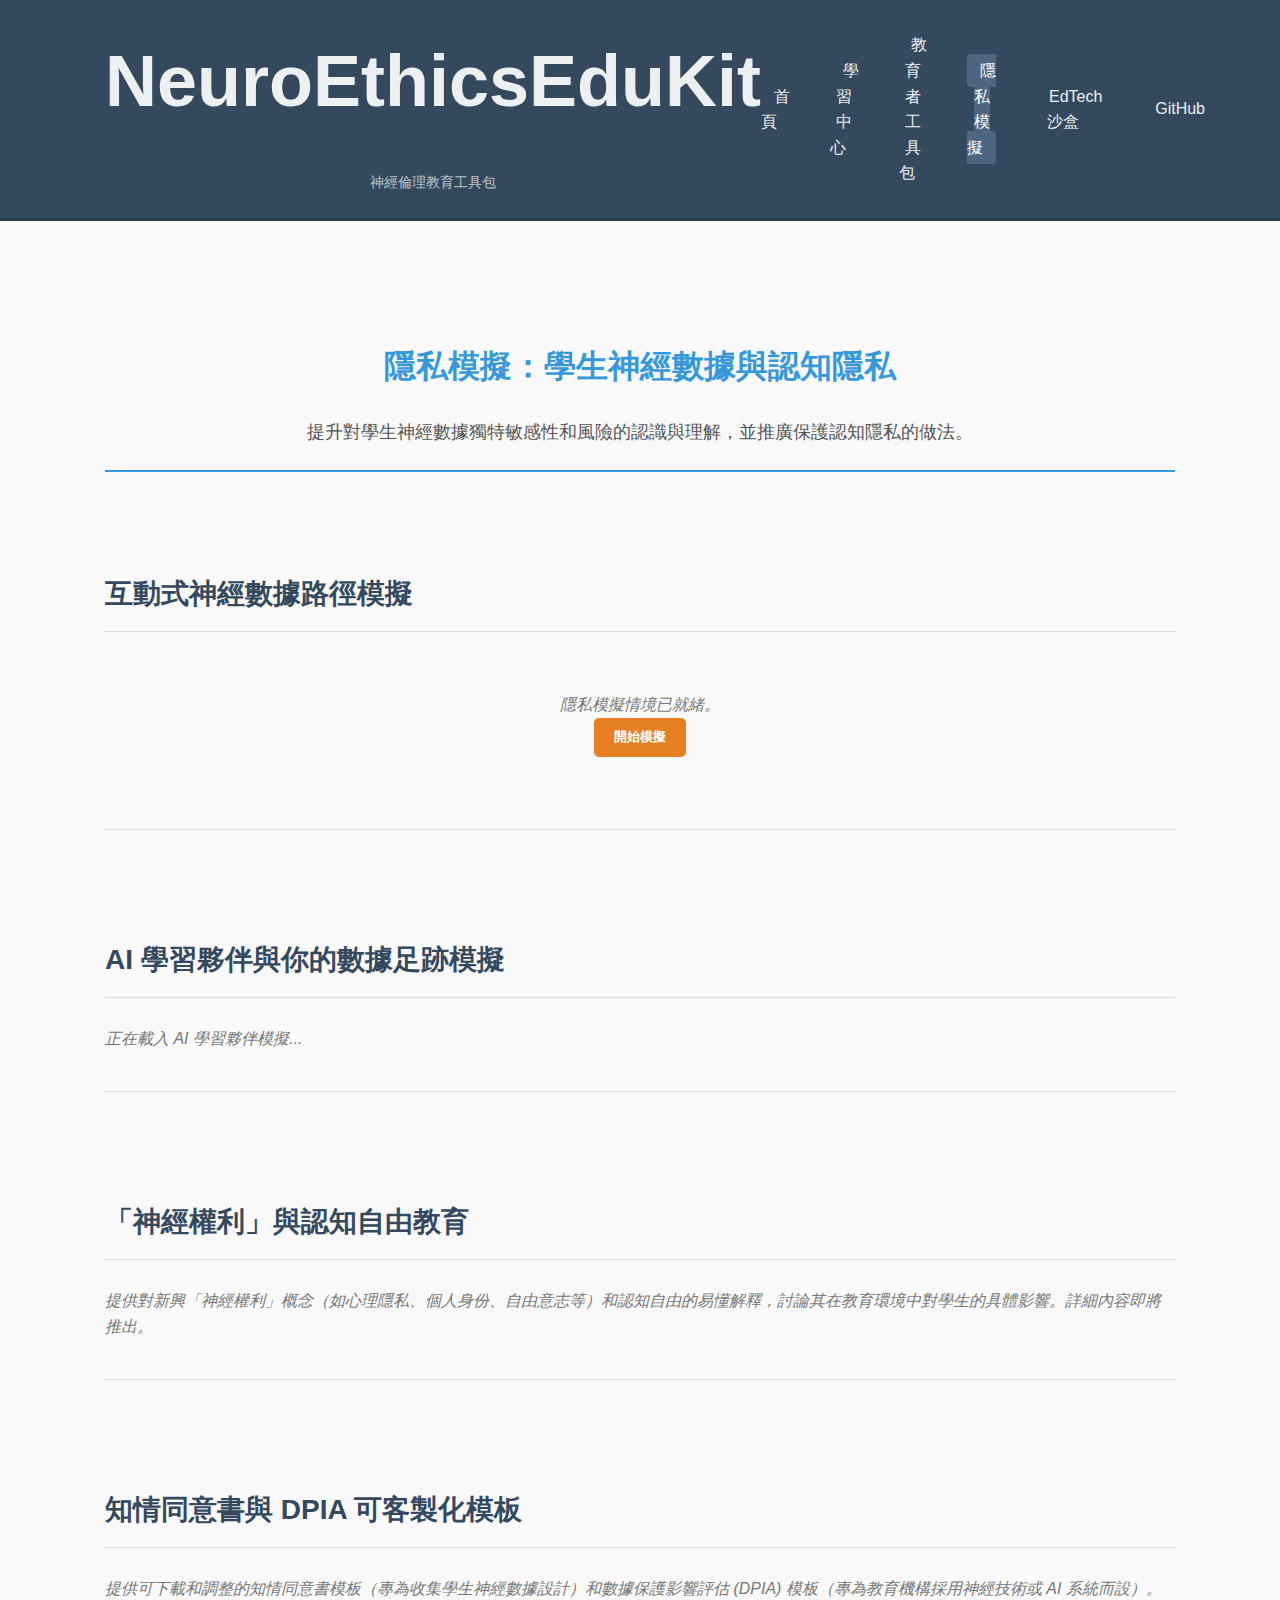
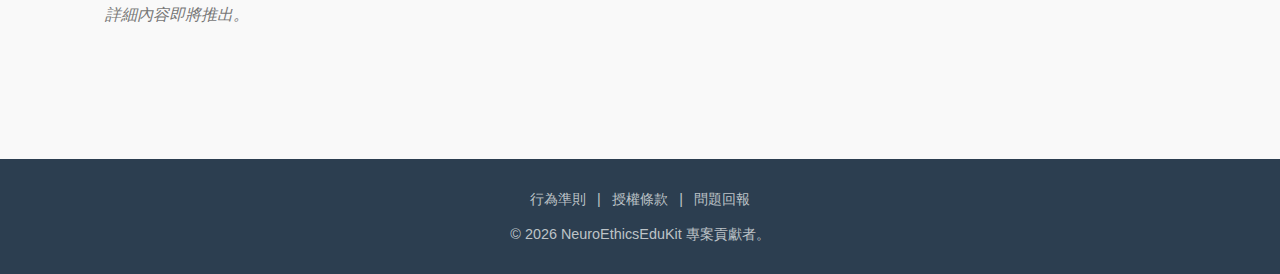
<file: pages/privacy_simulation.html>
<!DOCTYPE html>
<html lang="zh-Hant">
<head>
    <meta charset="UTF-8">
    <meta name="viewport" content="width=device-width, initial-scale=1.0">
    <meta name="description" content="NeuroEthicsEduKit 隱私模擬 - 學生神經數據與認知隱私">
    <title>隱私模擬 - NeuroEthicsEduKit</title>
    <link rel="stylesheet" href="../css/style.css">
    <link rel="stylesheet" href="../css/navigation.css">
    <link rel="stylesheet" href="../css/cards.css">
</head>
<body>
    <header class="site-header">
        <div class="container">
            <div class="logo-container">
                <h1><a href="../index.html">NeuroEthicsEduKit</a></h1>
                <p class="tagline">神經倫理教育工具包</p>
            </div>
            <nav class="main-navigation" id="mainNav">
                <button class="nav-toggle" id="navToggle" aria-label="Toggle navigation" aria-expanded="false">
                    <span class="sr-only">開啟/關閉導航</span>
                    <span class="icon-bar"></span>
                    <span class="icon-bar"></span>
                    <span class="icon-bar"></span>
                </button>
                <ul class="nav-menu" id="navMenu">
                    <li><a href="../index.html">首頁</a></li>
                    <li><a href="learning_hub.html">學習中心</a></li>
                    <li><a href="educator_toolkit.html">教育者工具包</a></li>
                    <li><a href="privacy_simulation.html" class="active">隱私模擬</a></li>
                    <li><a href="edtech_sandbox.html">EdTech 沙盒</a></li>
                    <li><a href="https://github.com/YOUR_USERNAME/NeuroEthicsEduKit" target="_blank" rel="noopener noreferrer">GitHub</a></li>
                </ul>
            </nav>
        </div>
    </header>

    <main id="main-content" class="main-content">
        <div class="container">
            <section class="page-title-section">
                <h2>隱私模擬：學生神經數據與認知隱私</h2>
                <p>提升對學生神經數據獨特敏感性和風險的認識與理解，並推廣保護認知隱私的做法。</p>
            </section>

            <section id="data-path-simulation-section" class="content-section">
                <h3>互動式神經數據路徑模擬</h3>
                <div id="data-path-simulation-container" class="dynamic-content-container">
                    <div id="privacy-scenario-card" class="content-card scenario-simulation-card" style="display: none;"> <!-- Initially hidden -->
                        <h4 id="scenario-title"></h4>
                        <p id="scenario-role"><strong>您的角色：</strong><span id="role-text"></span></p>
                        <p id="scenario-description"></p>
                        <div id="scenario-choices-container" class="choices-container vertical-choices">
                            <!-- Choices will be populated by JavaScript -->
                        </div>
                        <div id="scenario-feedback-container" class="outcome-container" style="display: none;">
                            <h5>決策結果：</h5>
                            <p id="feedback-text"></p>
                            <p><strong>隱私影響評分：</strong><span id="privacy-score"></span></p>
                            <button id="next-scenario-button" class="cta-button" style="display: none;">繼續下一個情境</button>
                            <button id="restart-simulation-button" class="cta-button secondary">重新開始模擬</button>
                        </div>
                    </div>
                    <div id="simulation-initial-message">
                        <p>正在載入隱私模擬情境...</p>
                        <button id="start-simulation-button" class="cta-button" style="display: none;">開始模擬</button>
                    </div>
                </div>
            </section>

            <section id="ai-data-pathway-simulation-section" class="content-section">
                <h3>AI 學習夥伴與你的數據足跡模擬</h3>
                <div id="ai-data-pathway-simulation-container" class="dynamic-content-container">
                    <!-- AI Data Pathway Simulation will be loaded here by JavaScript -->
                    <p>正在載入 AI 學習夥伴模擬...</p>
                </div>
            </section>

            <section id="neurorights-education-section" class="content-section">
                <h3>「神經權利」與認知自由教育</h3>
                <div id="neuro-rights-container" class="dynamic-content-container">
                    <!-- 內容將由 JavaScript 載入或在此處靜態提供 -->
                    <p>提供對新興「神經權利」概念（如心理隱私、個人身份、自由意志等）和認知自由的易懂解釋，討論其在教育環境中對學生的具體影響。詳細內容即將推出。</p>
                </div>
            </section>

            <section id="consent-templates-section" class="content-section">
                <h3>知情同意書與 DPIA 可客製化模板</h3>
                <div id="consent-templates-info-container" class="dynamic-content-container">
                    <!-- 內容將由 JavaScript 載入或在此處靜態提供 -->
                    <p>提供可下載和調整的知情同意書模板（專為收集學生神經數據設計）和數據保護影響評估 (DPIA) 模板（專為教育機構採用神經技術或 AI 系統而設）。詳細內容即將推出。</p>
                </div>
            </section>
        </div>
    </main>

    <footer class="site-footer">
        <div class="container">
            <div class="footer-content">
                <div class="footer-links">
                    <a href="../CODE_OF_CONDUCT.md">行為準則</a> |
                    <a href="../LICENSE">授權條款</a> |
                    <a href="https://github.com/YOUR_USERNAME/NeuroEthicsEduKit/issues" target="_blank" rel="noopener noreferrer">問題回報</a>
                </div>
                <p>© <span id="currentYear"></span> NeuroEthicsEduKit 專案貢獻者。</p>
            </div>
        </div>
    </footer>

    <script src="../js/main.js"></script>
    <script src="../js/data_loader.js"></script>
    <script src="../js/interactive_simulations.js"></script>
    <script src="../js/privacy_simulation_page.js"></script>
</body>
</html>
</file>
<file: css/style.css>
/* 全域 CSS 樣式 */
body {
    font-family: 'Helvetica Neue', Arial, 'PingFang TC', 'Microsoft JhengHei', sans-serif;
    line-height: 1.6;
    margin: 0;
    padding: 0;
    background-color: #f9f9f9;
    color: #333;
}

header {
    background: #333;
    color: #fff;
    padding: 1rem 0;
    text-align: center;
}

nav ul {
    padding: 0;
    list-style: none;
}

nav ul li {
    display: inline;
    margin-right: 20px;
}

nav a {
    color: #fff;
    text-decoration: none;
}

main {
    padding: 20px;
    min-height: 70vh;
}

footer {
    text-align: center;
    padding: 20px;
    background: #333;
    color: #fff;
    margin-top: 20px;
}

/* 響應式設計基礎 */
@media (max-width: 768px) {
    nav ul li {
        display: block;
        margin-bottom: 10px;
    }
}

/* 基本重設與全域樣式 */
* {
    box-sizing: border-box;
    margin: 0;
    padding: 0;
}

a {
    color: #007bff;
    text-decoration: none;
}

a:hover {
    color: #0056b3;
    text-decoration: underline;
}

img {
    max-width: 100%;
    height: auto;
}

.container {
    width: 90%;
    max-width: 1100px;
    margin: 0 auto;
    padding: 0 15px;
}

/* 標題 */
h1, h2, h3, h4 {
    margin-bottom: 0.8em;
    color: #2c3e50;
    font-weight: 600;
}

h1 { font-size: 2.5em; }
h2 { font-size: 2em; margin-top: 1.5em; }
h3 { font-size: 1.75em; margin-top: 1em; }
h4 { font-size: 1.25em; }

/* 頁首 Site Header */
.site-header {
    background-color: #34495e;
    color: #ecf0f1;
    padding: 1.5em 0;
    border-bottom: 3px solid #2c3e50;
}

.site-header .container {
    display: flex;
    justify-content: space-between;
    align-items: center;
}

.logo-container h1 a {
    color: #ecf0f1;
    text-decoration: none;
    font-size: 1.8em;
}

.logo-container .tagline {
    font-size: 0.9em;
    color: #bdc3c7;
    margin-top: 0.2em;
}

/* 主要內容 Main Content */
.main-content {
    padding: 2em 0;
}

section {
    padding: 2.5em 0;
    border-bottom: 1px solid #e0e0e0;
}

section:last-of-type {
    border-bottom: none;
}

/* Hero Section */
.hero-section {
    background-color: #3498db;
    color: #fff;
    text-align: center;
    padding: 4em 0;
}

.hero-section h2 {
    color: #fff;
    font-size: 2.8em;
    margin-bottom: 0.5em;
}

.hero-section .intro-text {
    font-size: 1.1em;
    line-height: 1.8;
    max-width: 800px;
    margin: 0 auto 1.5em auto;
}

/* 按鈕 CTA Button */
.cta-button {
    display: inline-block;
    background-color: #e67e22;
    color: #fff;
    padding: 0.8em 1.5em;
    border-radius: 5px;
    text-decoration: none;
    font-weight: bold;
    transition: background-color 0.3s ease;
    border: none;
    cursor: pointer;
}

.cta-button:hover {
    background-color: #d35400;
    color: #fff;
    text-decoration: none;
}

.cta-button.secondary {
    background-color: #95a5a6;
}

.cta-button.secondary:hover {
    background-color: #7f8c8d;
}


/* 任務願景區塊 Mission Vision Section */
.mission-vision-section h3 {
    text-align: center;
    margin-bottom: 1.5em;
}
.mission-grid {
    display: grid;
    grid-template-columns: repeat(auto-fit, minmax(280px, 1fr));
    gap: 1.5em;
}

.mission-item {
    background-color: #fff;
    padding: 1.5em;
    border-radius: 8px;
    box-shadow: 0 2px 8px rgba(0,0,0,0.08);
    transition: transform 0.2s ease-in-out;
}

.mission-item:hover {
    transform: translateY(-5px);
}

.mission-item h4 {
    color: #2980b9;
    margin-bottom: 0.5em;
}

/* 模組概覽區塊 Modules Overview Section */
.modules-overview-section h3 {
    text-align: center;
    margin-bottom: 1.5em;
}

.modules-grid {
    display: grid;
    grid-template-columns: repeat(auto-fit, minmax(300px, 1fr));
    gap: 2em;
}

/* 參與我們區塊 Get Involved Section */
.get-involved-section {
    text-align: center;
    background-color: #ecf0f1;
}

.get-involved-section h3 {
    margin-bottom: 0.8em;
}

.get-involved-section p {
    max-width: 700px;
    margin: 0 auto 1.5em auto;
}

/* 頁尾 Site Footer */
.site-footer {
    background-color: #2c3e50;
    color: #bdc3c7;
    padding: 2em 0;
    text-align: center;
    font-size: 0.9em;
}

.footer-content .footer-links a {
    color: #bdc3c7;
    margin: 0 0.5em;
}

.footer-content .footer-links a:hover {
    color: #ecf0f1;
}

.footer-content p {
    margin-top: 0.8em;
}

/* 響應式設計調整 */
@media (max-width: 768px) {
    .site-header .container {
        flex-direction: column;
        text-align: center;
    }
    .logo-container {
        margin-bottom: 1em;
    }
    .main-navigation {
        width: 100%;
    }

    h1 { font-size: 2em; }
    h2 { font-size: 1.8em; }
    .hero-section h2 { font-size: 2.2em; }

    .mission-grid, .modules-grid {
        grid-template-columns: 1fr;
    }
}

/* 頁面特定區塊 Page Specific Sections */
.page-title-section {
    text-align: center;
    padding-bottom: 1.5em;
    margin-bottom: 2em;
    border-bottom: 2px solid #3498db; /* Accent color border */
}

.page-title-section h2 {
    color: #3498db; /* Accent color for page titles */
}

.page-title-section p {
    font-size: 1.1em;
    color: #555;
    max-width: 800px;
    margin: 0.5em auto 0 auto;
}

.content-section {
    margin-bottom: 2.5em;
}

.content-section h3 {
    color: #34495e; /* Darker blue for sub-section titles */
    border-bottom: 1px solid #ddd;
    padding-bottom: 0.5em;
    margin-bottom: 1em;
}

.dynamic-content-container p:first-child {
    /* Styles for the 'Loading...' or 'No content...' messages */
    font-style: italic;
    color: #777;
}

/* 響應式設計調整 */
@media (max-width: 768px) {
    .site-header .container {
        flex-direction: column;
        text-align: center;
    }
    .logo-container {
        margin-bottom: 1em;
    }
    .main-navigation {
        width: 100%;
    }

    h1 { font-size: 2em; }
    h2 { font-size: 1.8em; }
    .hero-section h2 { font-size: 2.2em; }

    .mission-grid, .modules-grid {
        grid-template-columns: 1fr;
    }
}

/* Resource Library Styles */
.resource-category {
    margin-bottom: 2em; /* Space between categories */
}

.resource-category h4 {
    color: #2c3e50; /* Darker blue for category titles */
    border-bottom: 2px solid #3498db;
    padding-bottom: 0.5em;
    margin-bottom: 1em;
}

.resource-list {
    list-style: none;
    padding-left: 0;
}

.resource-item {
    margin-bottom: 1.5em;
    padding-bottom: 1em;
    border-bottom: 1px dotted #ddd; /* Separator for items within a category */
}

.resource-item:last-child {
    border-bottom: none;
    margin-bottom: 0;
}

.resource-item h5 {
    margin-top: 0;
    margin-bottom: 0.3em;
}

.resource-item h5 a {
    color: #3498db;
    text-decoration: none;
    font-weight: bold;
}

.resource-item h5 a:hover {
    text-decoration: underline;
    color: #2980b9;
}

.resource-type {
    font-size: 0.85em;
    color: #7f8c8d;
    margin-left: 5px;
}

.resource-author {
    font-size: 0.9em;
    color: #555;
    margin-bottom: 0.2em;
}

.resource-description {
    font-size: 0.95em;
    color: #333;
    line-height: 1.6;
}

/* Glossary Styles */
.glossary-grid {
    display: grid;
    grid-template-columns: 1fr; /* Default to single column */
    gap: 1.5em;
    margin-top: 1em;
}

@media (min-width: 768px) {
    .glossary-grid {
        grid-template-columns: repeat(auto-fit, minmax(300px, 1fr)); /* 2-3 columns on wider screens */
    }
}

.glossary-term {
    /* .content-card styles are already applied */
    padding: 1.5em;
}

.glossary-term h4 {
    color: #16a085; /* Teal color for glossary terms */
    margin-top: 0;
    margin-bottom: 0.5em;
}

.glossary-term p {
    font-size: 0.95em;
    line-height: 1.6;
    margin-bottom: 0.8em;
}

.glossary-term .related-terms {
    font-size: 0.9em;
    color: #555;
}

.glossary-term .related-terms strong {
    color: #333;
}

/* Educator Toolkit Specific Styles */
.toolkit-section-intro {
    font-size: 1.05em;
    margin-bottom: 1.5em;
    color: #555;
}

.toolkit-subsection {
    /* Leverages .content-card for base styling */
    margin-bottom: 2em; /* Space between subsections within a main section */
    padding: 1.5em;
}

.toolkit-subsection h4 {
    color: #2980b9; /* Blue for subsection headings */
    margin-top: 0;
    margin-bottom: 0.8em;
    border-bottom: 1px solid #eee;
    padding-bottom: 0.4em;
}

.toolkit-points,
.toolkit-checklist,
.toolkit-resource-list {
    list-style: none;
    padding-left: 0;
    margin-top: 0.5em;
}

.toolkit-points li,
.toolkit-checklist li {
    margin-bottom: 0.7em;
    padding-left: 1.5em;
    position: relative;
    line-height: 1.7;
}

.toolkit-points li::before {
    content: '\2022'; /* Bullet character */
    color: #3498db;
    font-weight: bold;
    display: inline-block;
    width: 1em;
    margin-left: -1.5em;
    position: absolute;
    left: 0;
}

.toolkit-checklist li::before {
    content: '\2713'; /* Checkmark character */
    color: #2ecc71; /* Green for checklist */
    font-weight: bold;
    display: inline-block;
    width: 1em;
    margin-left: -1.5em;
    position: absolute;
    left: 0;
}

.toolkit-resource-list li {
    margin-bottom: 1em;
    padding-bottom: 1em;
    border-bottom: 1px dotted #eee;
}

.toolkit-resource-list li:last-child {
    border-bottom: none;
    margin-bottom: 0;
}

.toolkit-resource-list.linked li h5 {
    margin-top: 0;
    margin-bottom: 0.3em;
}

.toolkit-resource-list.linked li h5 a {
    color: #3498db;
    text-decoration: none;
    font-weight: bold;
}

.toolkit-resource-list.linked li h5 a:hover {
    text-decoration: underline;
    color: #2980b9;
}

.toolkit-resource-list.linked li p {
    font-size: 0.95em;
    color: #333;
    margin-top: 0.2em;
}

.toolkit-subsection .cta-button.secondary {
    margin-top: 0.5em;
}

/* Privacy Simulation Specific Styles */
.scenario-simulation-card {
    background-color: #f8f9fa; /* Light grey background for the simulation card */
    border-left: 5px solid #fd7e14; /* Orange accent for privacy simulation */
    padding: 1.5em;
}

.scenario-simulation-card h4 {
    color: #fd7e14; /* Orange for scenario title */
    margin-top: 0;
    margin-bottom: 0.8em;
}

#scenario-role {
    font-style: italic;
    color: #495057;
    margin-bottom: 1em;
}

#scenario-description {
    margin-bottom: 1.5em;
    line-height: 1.7;
}

.choices-container.vertical-choices {
    display: flex;
    flex-direction: column;
    gap: 10px; /* Space between choice buttons */
}

/* Reusing .choice-button from learning_hub if styles are in cards.css and linked */
/* If not, define .choice-button styles here or ensure they are globally available */

#scenario-feedback-container {
    margin-top: 2em;
    padding: 1em;
    background-color: #e9ecef;
    border-radius: 4px;
    border: 1px solid #ced4da;
}

#scenario-feedback-container h5 {
    color: #007bff; /* Blue for feedback title */
    margin-top: 0;
    margin-bottom: 0.5em;
}

#scenario-feedback-container #privacy-score {
    font-weight: bold;
    font-size: 1.1em;
}

#scenario-feedback-container #privacy-score::before {
    content: ' '; /* Space before score */
}

#scenario-feedback-container button {
    margin-right: 10px;
    margin-top: 1em;
}

#simulation-initial-message {
    text-align: center;
    padding: 2em;
}
</file>
<file: css/navigation.css>
/* 導航樣式 */
.main-navigation {
    position: relative; /* For positioning the toggle button if needed */
}

.nav-menu {
    list-style: none;
    padding: 0;
    margin: 0;
    display: flex;
    align-items: center; /* Vertically align items */
}

.nav-menu li {
    margin-left: 20px;
}

.nav-menu li:first-child {
    margin-left: 0;
}

.nav-menu a {
    color: #ecf0f1; /* Light color for dark header */
    text-decoration: none;
    padding: 0.5em 0.8em;
    border-radius: 4px;
    transition: background-color 0.3s ease, color 0.3s ease;
}

.nav-menu a:hover,
.nav-menu a.active {
    background-color: #4e667f; /* Slightly lighter background for hover/active */
    color: #fff;
}

/* 導航切換按鈕 (漢堡選單) */
.nav-toggle {
    display: none; /* Hidden by default on larger screens */
    background: none;
    border: none;
    color: #ecf0f1;
    font-size: 1.8em; /* Make icon larger */
    cursor: pointer;
    padding: 5px;
}

.nav-toggle .icon-bar {
    display: block;
    width: 25px;
    height: 3px;
    background-color: #ecf0f1;
    margin: 5px 0;
    transition: all 0.3s ease-in-out;
}

/* 響應式導航 */
@media (max-width: 768px) {
    .nav-toggle {
        display: block; /* Show toggle on smaller screens */
        position: absolute; /* Or flex order to position */
        top: -45px; /* Adjust as needed */
        right: 15px;
    }

    .nav-menu {
        display: none; /* Hide menu by default on small screens */
        flex-direction: column;
        width: 100%;
        background-color: #34495e; /* Same as header or slightly different */
        position: absolute;
        top: 60px; /* Adjust based on header height */
        left: 0;
        padding: 1em 0;
        box-shadow: 0 2px 5px rgba(0,0,0,0.2);
        z-index: 1000;
    }

    .nav-menu.is-active {
        display: flex; /* Show menu when active */
    }

    .nav-menu li {
        margin: 0;
        width: 100%;
        text-align: center;
    }

    .nav-menu a {
        display: block;
        padding: 0.8em 1em;
        border-bottom: 1px solid #4e667f; /* Separator for items */
    }

    .nav-menu li:last-child a {
        border-bottom: none;
    }
}

/* 針對螢幕閱讀器的文字 */
.sr-only {
    position: absolute;
    width: 1px;
    height: 1px;
    padding: 0;
    margin: -1px;
    overflow: hidden;
    clip: rect(0, 0, 0, 0);
    white-space: nowrap;
    border: 0;
}
</file>
<file: css/cards.css>
/* 卡片樣式 */
.module-card {
    background-color: #ffffff;
    border: 1px solid #ddd;
    border-radius: 8px;
    padding: 1.5em;
    text-align: center;
    box-shadow: 0 4px 8px rgba(0,0,0,0.1);
    transition: transform 0.3s ease, box-shadow 0.3s ease;
    display: flex;
    flex-direction: column;
    align-items: center; /* Center items horizontally */
}

.module-card:hover {
    transform: translateY(-5px);
    box-shadow: 0 6px 12px rgba(0,0,0,0.15);
}

.module-card .module-icon {
    width: 80px; /* Adjust size as needed */
    height: 80px;
    margin-bottom: 1em;
    /* background-color: #eee; /* Placeholder background */
    /* border-radius: 50%; /* If icons are circular */
    /* display: flex; */
    /* align-items: center; */
    /* justify-content: center; */
    /* font-size: 2em; /* For icon fonts or SVGs */
    /* color: #3498db; */
}

.module-card h4 {
    color: #3498db; /* Card title color */
    margin-bottom: 0.5em;
    font-size: 1.3em;
}

.module-card h4 a {
    color: inherit; /* Inherit color from h4 */
    text-decoration: none;
}

.module-card h4 a:hover {
    text-decoration: underline;
    color: #2980b9;
}

.module-card p {
    font-size: 0.95em;
    color: #555;
    line-height: 1.5;
    flex-grow: 1; /* Allows p to take available space if cards have different text length */
}

/* 如果您在其他頁面也有類似的卡片結構，可以考慮更通用的卡片樣式 */
.content-card {
    background-color: #fff;
    border: 1px solid #e0e0e0;
    border-radius: 8px;
    padding: 1.5em;
    margin-bottom: 1.5em;
    box-shadow: 0 2px 5px rgba(0,0,0,0.07);
}

.content-card h3 {
    margin-top: 0;
    color: #2c3e50;
}

/* learning_hub.html specific card styles */
.principle-card h4,
.case-study-card h4,
.neuromyth-card h4 {
    color: #2980b9; /* A slightly different blue for these titles */
}

.case-study-card .scenario,
.neuromyth-card p {
    text-align: left;
    margin-bottom: 0.8em;
}

.case-study-card h5 {
    text-align: left;
    margin-top: 1em;
    margin-bottom: 0.3em;
    color: #34495e;
}

.case-study-card ul {
    list-style-position: inside;
    text-align: left;
    padding-left: 0; /* Reset default padding */
    margin-bottom: 0.8em;
}

.case-study-card ul li {
    margin-bottom: 0.3em;
}

.tags {
    font-size: 0.85em;
    color: #7f8c8d;
    text-align: left;
    margin-top: 1em;
}

/* Grid layout for principles, case studies, and neuromyths if not already handled by modules-grid */
.principles-grid,
.case-studies-container, /* Assuming this is the ID used for case studies */
.neuromyths-container   /* Assuming this is the ID used for neuromyths */
{
    display: grid;
    grid-template-columns: 1fr; /* Default to single column */
    gap: 1.5em;
}

/* For wider screens, you might want 2 columns for these sections */
@media (min-width: 768px) {
    .principles-grid,
    .case-studies-container,
    .neuromyths-container {
        /* grid-template-columns: repeat(auto-fit, minmax(400px, 1fr)); */ /* Alternative */
        grid-template-columns: 1fr; /* Keeping single column for now, can be adjusted */
    }
}

.scenario-card p {
    margin-bottom: 10px;
}

/* Styles for interactive scenario elements */
.scenario-interactive-content {
    margin-top: 15px;
    padding: 15px;
    background-color: #f9f9f9; /* Light background for the interactive area */
    border-radius: 4px;
    border: 1px solid #eee;
}

.scenario-interactive-content p strong {
    color: #333;
}

.choices-container {
    display: flex;
    flex-direction: column;
    gap: 10px; /* Space between choice buttons */
    margin-bottom: 15px;
}

.choice-button,
.reset-button {
    background-color: #007bff;
    color: white;
    border: none;
    padding: 10px 15px;
    border-radius: 4px;
    cursor: pointer;
    text-align: left;
    transition: background-color 0.3s ease;
}

.choice-button:hover,
.reset-button:hover {
    background-color: #0056b3;
}

.choice-button:disabled {
    background-color: #cccccc;
    cursor: not-allowed;
}

.reset-button {
    background-color: #6c757d; /* A different color for reset button */
    display: inline-block; /* Allow it to sit nicely with outcome text */
    margin-top:10px;
}

.reset-button:hover {
    background-color: #545b62;
}

.outcome-container {
    margin-top: 15px;
    padding: 10px;
    background-color: #e9ecef;
    border-radius: 4px;
    border: 1px solid #ced4da;
}

.outcome-container h5 {
    margin-top: 0;
    color: #17a2b8;
}

/* Neuromyth card specific styles */
.neuromyth-card {
    background-color: #fef7e0; /* Light yellow background */
    border-left: 5px solid #ffc107; /* Yellow accent */
}

.neuromyth-card h4 {
    color: #c79100;
}

.neuromyth-card .myth-content p:first-of-type {
    font-style: italic;
    color: #555;
}

.neuromyth-card .reality-content p:first-of-type {
    font-weight: bold;
    color: #28a745;
}

/* General Card Styling */
.card {
    background-color: #ffffff; /* White background for cards */
    border: 1px solid #e0e0e0; /* Light grey border */
    border-radius: 8px; /* Rounded corners */
    padding: 20px;
    margin-bottom: 20px; /* Space between cards */
    box-shadow: 0 4px 8px rgba(0, 0, 0, 0.1); /* Subtle shadow for depth */
    transition: box-shadow 0.3s ease-in-out, transform 0.3s ease-in-out;
    overflow: hidden; /* Ensures content respects border-radius */
}

.card:hover {
    box-shadow: 0 8px 16px rgba(0, 0, 0, 0.15); /* Enhanced shadow on hover */
    /* transform: translateY(-5px); Optional: lift effect on hover */
}

.card-title {
    margin-top: 0;
    color: #333; /* Darker color for titles */
    font-size: 1.5em;
    margin-bottom: 15px;
}

.card-content p,
.card-content ul,
.card-content ol {
    color: #555; /* Slightly lighter text for content */
    line-height: 1.6;
    margin-bottom: 10px;
}

.card-content ul,
.card-content ol {
    padding-left: 20px;
}

.card-content strong {
    color: #222; /* Emphasize strong text */
}

.keywords,
.related-principles,
.related-terms {
    font-size: 0.9em;
    color: #777;
    margin-top: 15px;
}

.keywords strong,
.related-principles strong,
.related-terms strong {
    color: #555;
}

/* Interactive Card Specific Styling (for flip) */
.interactive-card {
    perspective: 1000px; /* Enables 3D space for children */
    cursor: pointer;
}

.card-inner {
    position: relative;
    width: 100%;
    height: 100%; /* Adjust height as needed or make it auto based on content */
    min-height: 200px; /* Ensure a minimum height for flipping */
    text-align: center;
    transition: transform 0.6s;
    transform-style: preserve-3d;
}

.interactive-card.is-flipped .card-inner {
    transform: rotateY(180deg);
}

.card-front,
.card-back {
    position: absolute;
    width: 100%;
    height: 100%;
    -webkit-backface-visibility: hidden; /* Safari */
    backface-visibility: hidden;
    display: flex;
    flex-direction: column;
    justify-content: space-between; /* Changed from center to space-between */
    align-items: center; /* Center content horizontally */
    padding: 20px; /* Add padding inside front and back */
    box-sizing: border-box; /* Include padding in width/height */
    border-radius: 8px; /* Match card border-radius */
}

.card-front {
    background-color: #f8f9fa; /* Slightly different bg for front if desired */
    color: #333;
}

.card-back {
    background-color: #e9ecef; /* Slightly different bg for back */
    color: #333;
    transform: rotateY(180deg);
    /* Ensure content in card-back is scrollable if it overflows */
    overflow-y: auto;
}

.card-back .card-title {
    font-size: 1.3em; /* Slightly smaller title on the back if needed */
}

.card-back .card-content {
    text-align: left; /* Align text to left for readability */
    width: 100%;
}

.instruction-text {
    font-size: 0.85em;
    color: #007bff; /* Instruction text color */
    margin-top: 10px;
}

/* Styles for <details> and <summary> based content toggle cards */
.content-toggle-card summary {
    cursor: pointer;
    list-style: none; /* Remove default marker on some browsers */
    display: flex; /* Use flex to align title and icon */
    justify-content: space-between; /* Push icon to the right */
    align-items: center;
    padding: 10px 0; /* Add some padding to summary for better click area */
}

.content-toggle-card summary::-webkit-details-marker {
    display: none; /* Remove default marker on WebKit browsers */
}

.content-toggle-card .card-title {
    margin-bottom: 0; /* summary is the title, remove bottom margin from .card-title if it's on summary */
}

.toggle-icon {
    display: inline-block;
    width: 1em;
    height: 1em;
    border: solid currentColor; /* Use current text color for icon */
    border-width: 0 0.2em 0.2em 0;
    margin-left: 10px;
    transform: rotate(45deg); /* Downward pointing arrow */
    transition: transform 0.3s ease-in-out;
}

.content-toggle-card[open] > summary .toggle-icon {
    transform: rotate(-135deg); /* Upward pointing arrow when open */
}

.card-content-collapsible {
    padding-top: 10px; /* Space between summary and content */
    /* Optional: Add transition for smooth expand/collapse. 
       This is tricky with height: auto. Can use max-height or grid transitions. 
       For now, relying on browser default or simple fade if possible.
    */
}

/* Grid layout for cards (re-confirming .modules-grid usage) */
.modules-grid {
    display: grid;
    grid-template-columns: repeat(auto-fit, minmax(300px, 1fr)); /* Responsive grid */
    gap: 20px; /* Space between grid items */
}

/* Styling for specific card types if needed */
.principle-card {
    /* Custom styles for principle cards */
}

.neuromyth-card .card-front .card-title {
    color: #c0392b; /* Example: Reddish color for myth titles */
}

.neuromyth-card .card-back .card-title {
    color: #27ae60; /* Example: Greenish color for busted myth titles */
}

.case-study-card {
    /* Custom styles for case study cards */
}

.resource-category-card,
.glossary-term-card {
    /* Styles for resource and glossary cards */
}

.resource-item-list {
    list-style-type: none;
    padding-left: 0;
}

.resource-item {
    margin-bottom: 15px;
    padding-bottom: 10px;
    border-bottom: 1px solid #eee;
}

.resource-item:last-child {
    border-bottom: none;
}

.resource-type {
    font-size: 0.9em;
    color: #555;
}

.resource-author {
    font-size: 0.9em;
    color: #777;
    font-style: italic;
}
</file>
<file: css/role_play.css>
/* CSS for Role-Playing Simulation Section */

/* 基本樣式 */
body { 
    font-family: sans-serif; 
    margin: 20px; 
    background-color: #f4f4f4; 
    color: #333; 
}

h1, h2, h3, h4 { 
    color: #333; 
}

.container { 
    background-color: #fff; 
    padding: 20px; 
    border-radius: 8px; 
    box-shadow: 0 0 10px rgba(0,0,0,0.1);
    margin-bottom: 20px;
}

.hidden { 
    display: none; 
}

.section { 
    margin-top: 20px; 
    padding: 15px; 
    border: 1px dashed #ccc; 
    border-radius: 4px; 
    background-color: #f9f9f9;
}

/* Scenario Selection Area */
.role-play-scenarios-container {
    margin: 20px 0;
}

.scenario-selector {
    display: flex;
    gap: 15px;
    margin-bottom: 20px;
}

.scenario-card {
    background-color: #f5f5f5;
    border: 1px solid #ddd;
    border-radius: 8px;
    padding: 15px;
    width: 48%;
    cursor: pointer;
    transition: all 0.3s ease;
    position: relative;
    box-shadow: 0 2px 4px rgba(0,0,0,0.05);
}

.scenario-card:hover {
    transform: translateY(-3px);
    box-shadow: 0 4px 8px rgba(0,0,0,0.1);
}

.scenario-card.active {
    border-color: #28a745;
    background-color: #e6f7ef;
    box-shadow: 0 4px 8px rgba(40, 167, 69, 0.2);
}

.scenario-card h5 {
    margin-top: 0;
    margin-bottom: 8px;
    color: #333;
}

.scenario-card p {
    margin-bottom: 5px;
    font-size: 0.95em;
    color: #555;
}

.scenario-badge {
    position: absolute;
    top: 10px;
    right: 10px;
    background-color: #e9ecef;
    color: #333;
    padding: 3px 8px;
    border-radius: 12px;
    font-size: 0.8em;
    border: 1px solid #ced4da;
}

/* Role-Play Simulation Area */
.role-play-simulation {
    background-color: #f9f9f9;
    border: 1px solid #e0e0e0;
    border-radius: 8px;
    padding: 20px;
    margin-bottom: 20px;
}

.scenario-content {
    display: none;
}

.scenario-content.active {
    display: block;
}

.scenario-header {
    margin-bottom: 20px;
}

.scenario-header h4 {
    margin-top: 0;
    color: #0056b3;
    margin-bottom: 10px;
}

.scenario-description {
    line-height: 1.6;
    color: #444;
}

/* Role Selection Area */
.role-selection-container {
    margin-bottom: 25px;
}

.role-selection-container h5 {
    margin-bottom: 15px;
    color: #333;
}

.role-cards-grid {
    display: grid;
    grid-template-columns: repeat(auto-fill, minmax(180px, 1fr));
    gap: 15px;
}

.role-card {
    background-color: white;
    border: 1px solid #ddd;
    border-radius: 8px;
    padding: 15px;
    cursor: pointer;
    transition: all 0.3s ease;
    text-align: center;
    position: relative;
    overflow: hidden;
}

.role-card:hover {
    transform: translateY(-3px);
    box-shadow: 0 4px 8px rgba(0,0,0,0.1);
}

.role-card.active, .role-card.selected {
    border-color: #28a745;
    background-color: #f0fff4;
    box-shadow: 0 4px 8px rgba(40, 167, 69, 0.2);
}

.role-icon {
    font-size: 2em;
    margin-bottom: 10px;
}

.role-card h6 {
    margin: 0 0 8px 0;
    font-size: 1.1em;
    color: #333;
}

.role-card p {
    margin: 0;
    font-size: 0.85em;
    color: #666;
    line-height: 1.4;
}

/* Role Interaction Area */
.role-interaction-container {
    background-color: white;
    border: 1px solid #e0e0e0;
    border-radius: 8px;
    padding: 20px;
}

.role-perspective-container {
    margin-bottom: 20px;
}

.role-perspective-header {
    display: flex;
    align-items: center;
    margin-bottom: 15px;
}

.role-perspective-icon {
    font-size: 1.5em;
    margin-right: 10px;
}

.role-perspective-title {
    margin: 0;
    font-size: 1.2em;
    color: #0056b3;
}

.role-perspective-content {
    line-height: 1.6;
    color: #333;
}

.role-decision-container {
    margin-top: 20px;
}

.role-decision-prompt {
    font-weight: bold;
    margin-bottom: 10px;
}

.role-decision-options {
    display: flex;
    flex-direction: column;
    gap: 10px;
}

.decision-option {
    background-color: #f0f0f0;
    border: 1px solid #ddd;
    border-radius: 5px;
    padding: 12px 15px;
    cursor: pointer;
    transition: all 0.2s ease;
    position: relative;
    overflow: hidden;
}

.decision-option:hover {
    background-color: #e0e0e0;
}

.decision-option.selected {
    background-color: #d4edda;
    border-color: #c3e6cb;
}

.role-feedback-container {
    margin-top: 20px;
    padding: 15px;
    background-color: #f8f9fa;
    border-left: 4px solid #6c757d;
    border-radius: 4px;
}

.role-feedback-title {
    font-weight: bold;
    margin-bottom: 8px;
    color: #495057;
}

.role-feedback-content {
    color: #495057;
    line-height: 1.6;
}

.role-play-controls {
    margin-top: 20px;
    display: flex;
    justify-content: space-between;
}

/* 優化按鈕樣式 */
.role-play-button, .option-button, .back-to-role-selection, .back-to-scenario-selection {
    padding: 10px 20px;
    border: none;
    border-radius: 6px;
    cursor: pointer;
    transition: all 0.3s ease;
    font-weight: 500;
    position: relative;
    overflow: hidden;
    text-align: center;
    box-shadow: 0 2px 5px rgba(0,0,0,0.1);
}

.role-play-button.primary, .option-button {
    background-color: #28a745;
    color: white;
}

.role-play-button.secondary {
    background-color: #6c757d;
    color: white;
}

.role-play-button:hover, .option-button:hover, .back-to-role-selection:hover, .back-to-scenario-selection:hover {
    transform: translateY(-2px);
    box-shadow: 0 4px 8px rgba(0,0,0,0.15);
}

.role-play-button.primary:hover, .option-button:hover {
    background-color: #218838;
}

.role-play-button.secondary:hover {
    background-color: #5a6268;
}

.role-play-button:active, .option-button:active, .back-to-role-selection:active, .back-to-scenario-selection:active {
    transform: translateY(1px);
    box-shadow: 0 2px 3px rgba(0,0,0,0.1);
}

.role-play-button.primary:active, .option-button:active {
    background-color: #1e7e34;
}

.role-play-button.secondary:active {
    background-color: #545b62;
}

/* 波紋效果 */
.ripple {
    position: absolute;
    background-color: rgba(255, 255, 255, 0.4);
    border-radius: 50%;
    transform: scale(0);
    animation: ripple 0.6s linear;
    pointer-events: none;
}

@keyframes ripple {
    to {
        transform: scale(4);
        opacity: 0;
    }
}

.role-play-info-container {
    margin-top: 20px;
    padding: 15px;
    background-color: #f8f9fa;
    border-radius: 6px;
    border-left: 4px solid #17a2b8;
}

.role-play-info-container h5 {
    margin-top: 0;
    margin-bottom: 10px;
    color: #17a2b8;
}

.role-play-info-container ul {
    padding-left: 20px;
}

.role-play-info-container li {
    margin-bottom: 5px;
    line-height: 1.5;
}

/* 返回按鈕樣式 */
.back-to-role-selection, .back-to-scenario-selection {
    background-color: #f0f0f0;
    color: #555;
    display: inline-flex;
    align-items: center;
    padding: 8px 15px;
    margin-bottom: 15px;
    font-size: 0.9em;
}

.back-to-role-selection:before, .back-to-scenario-selection:before {
    content: "←";
    margin-right: 5px;
}

/* 互動結果樣式 */
.interaction-outcome {
    margin-top: 20px;
    padding: 15px;
    background-color: #f8f9fa;
    border-radius: 6px;
    border-left: 4px solid #6f42c1;
}

.outcome-details > div {
    margin-bottom: 12px;
    padding: 10px;
    border-radius: 6px;
    background-color: #fff;
    box-shadow: 0 1px 3px rgba(0,0,0,0.05);
    transition: all 0.2s ease;
}

.outcome-details > div:hover {
    box-shadow: 0 2px 5px rgba(0,0,0,0.1);
}

.outcome-quote {
    border-left: 3px solid #fd7e14;
    background-color: #fff9f0;
}

.outcome-news {
    border-left: 3px solid #0dcaf0;
    background-color: #f0fdff;
}

.outcome-impact {
    border-left: 3px solid #6f42c1;
    background-color: #f8f5ff;
}

.outcome-reflection {
    border-left: 3px solid #2ecc71;
    background-color: #f0fff9;
    font-style: italic;
}

.role-options-container {
    display: flex;
    flex-direction: column;
    gap: 10px;
    margin-top: 15px;
}

.outcome-navigation {
    display: flex;
    justify-content: space-between;
    margin-top: 20px;
}

@media (max-width: 768px) {
    .scenario-selector {
        flex-direction: column;
    }
    
    .scenario-card {
        width: 100%;
    }
    
    .role-cards-grid {
        grid-template-columns: repeat(auto-fill, minmax(150px, 1fr));
    }
}

@media (max-width: 576px) {
    .role-cards-grid {
        grid-template-columns: 1fr 1fr;
    }
    
    .role-play-controls {
        flex-direction: column;
        gap: 10px;
    }
    
    .role-play-button {
        width: 100%;
    }
}

/* Styles for outcome details in role-play */
.outcome-details-list {
    margin-top: 15px;
    padding-left: 10px;
    border-left: 3px solid #eee;
}

.outcome-detail-item {
    margin-bottom: 10px;
    padding: 8px;
    background-color: #f9f9f9;
    border-radius: 4px;
    font-size: 0.95em;
}

.outcome-detail-item strong {
    color: #333; /* Ensure strong tags are dark */
}

.outcome-quote {
    border-left: 3px solid #3498db; /* Blue for quotes */
}

.outcome-news {
    border-left: 3px solid #f1c40f; /* Yellow for news */
}

.outcome-impact {
    border-left: 3px solid #e74c3c; /* Red for impact */
}

.outcome-reflection {
    border-left: 3px solid #2ecc71; /* Green for reflection */
    font-style: italic;
}

/* Styling for the Back to Roles Button */
#back-to-roles-button {
    background-color: #f8f9fa; /* Very light grey, almost white */
    color: #495057; /* Dark grey text */
    border: 1px solid #dee2e6; /* Light border */
    padding: 8px 16px;
    border-radius: 5px;
    font-size: 0.9em;
    font-weight: 500;
    text-decoration: none;
    display: inline-flex; /* To align icon and text if an icon is used */
    align-items: center;
    transition: background-color 0.2s ease-in-out, border-color 0.2s ease-in-out, color 0.2s ease-in-out, box-shadow 0.2s ease-in-out;
    cursor: pointer;
    box-shadow: 0 1px 2px rgba(0,0,0,0.05);
}

#back-to-roles-button:hover {
    background-color: #e9ecef; /* Slightly darker on hover */
    border-color: #ced4da;
    color: #343a40;
    box-shadow: 0 2px 4px rgba(0,0,0,0.07);
}

#back-to-roles-button:active {
    background-color: #dee2e6; /* Even darker on active/click */
    box-shadow: inset 0 1px 2px rgba(0,0,0,0.1);
    transform: translateY(1px);
}

#back-to-roles-button::before {
    content: "\2190"; /* Unicode 左箭頭 */
    margin-right: 8px;
    font-size: 1.2em;
}

/* Added modern styles for interaction option buttons */
.role-action-button {
    background-color: #4A90E2; /* Modern blue */
    color: white;
    border: none; /* Flatter look */
    padding: 12px 20px; /* Adjusted padding */
    border-radius: 6px; /* Rounded corners */
    font-size: 0.95em;
    font-weight: 500; /* Medium font weight */
    text-decoration: none;
    cursor: pointer;
    transition: background-color 0.2s ease-in-out, transform 0.1s ease, box-shadow 0.2s ease-in-out;
    margin: 5px; /* Spacing between buttons */
    box-shadow: 0 2px 4px rgba(0, 0, 0, 0.1); /* Subtle shadow */
}

.role-action-button:hover {
    background-color: #357ABD; /* Darker on hover */
    transform: translateY(-1px); /* Slight upward movement */
    box-shadow: 0 3px 6px rgba(0, 0, 0, 0.15);
}

.role-action-button:active {
    background-color: #2a6496; /* Even darker on click */
    transform: translateY(0px); /* Reset position */
    box-shadow: 0 1px 2px rgba(0, 0, 0, 0.1);
}
</file>
